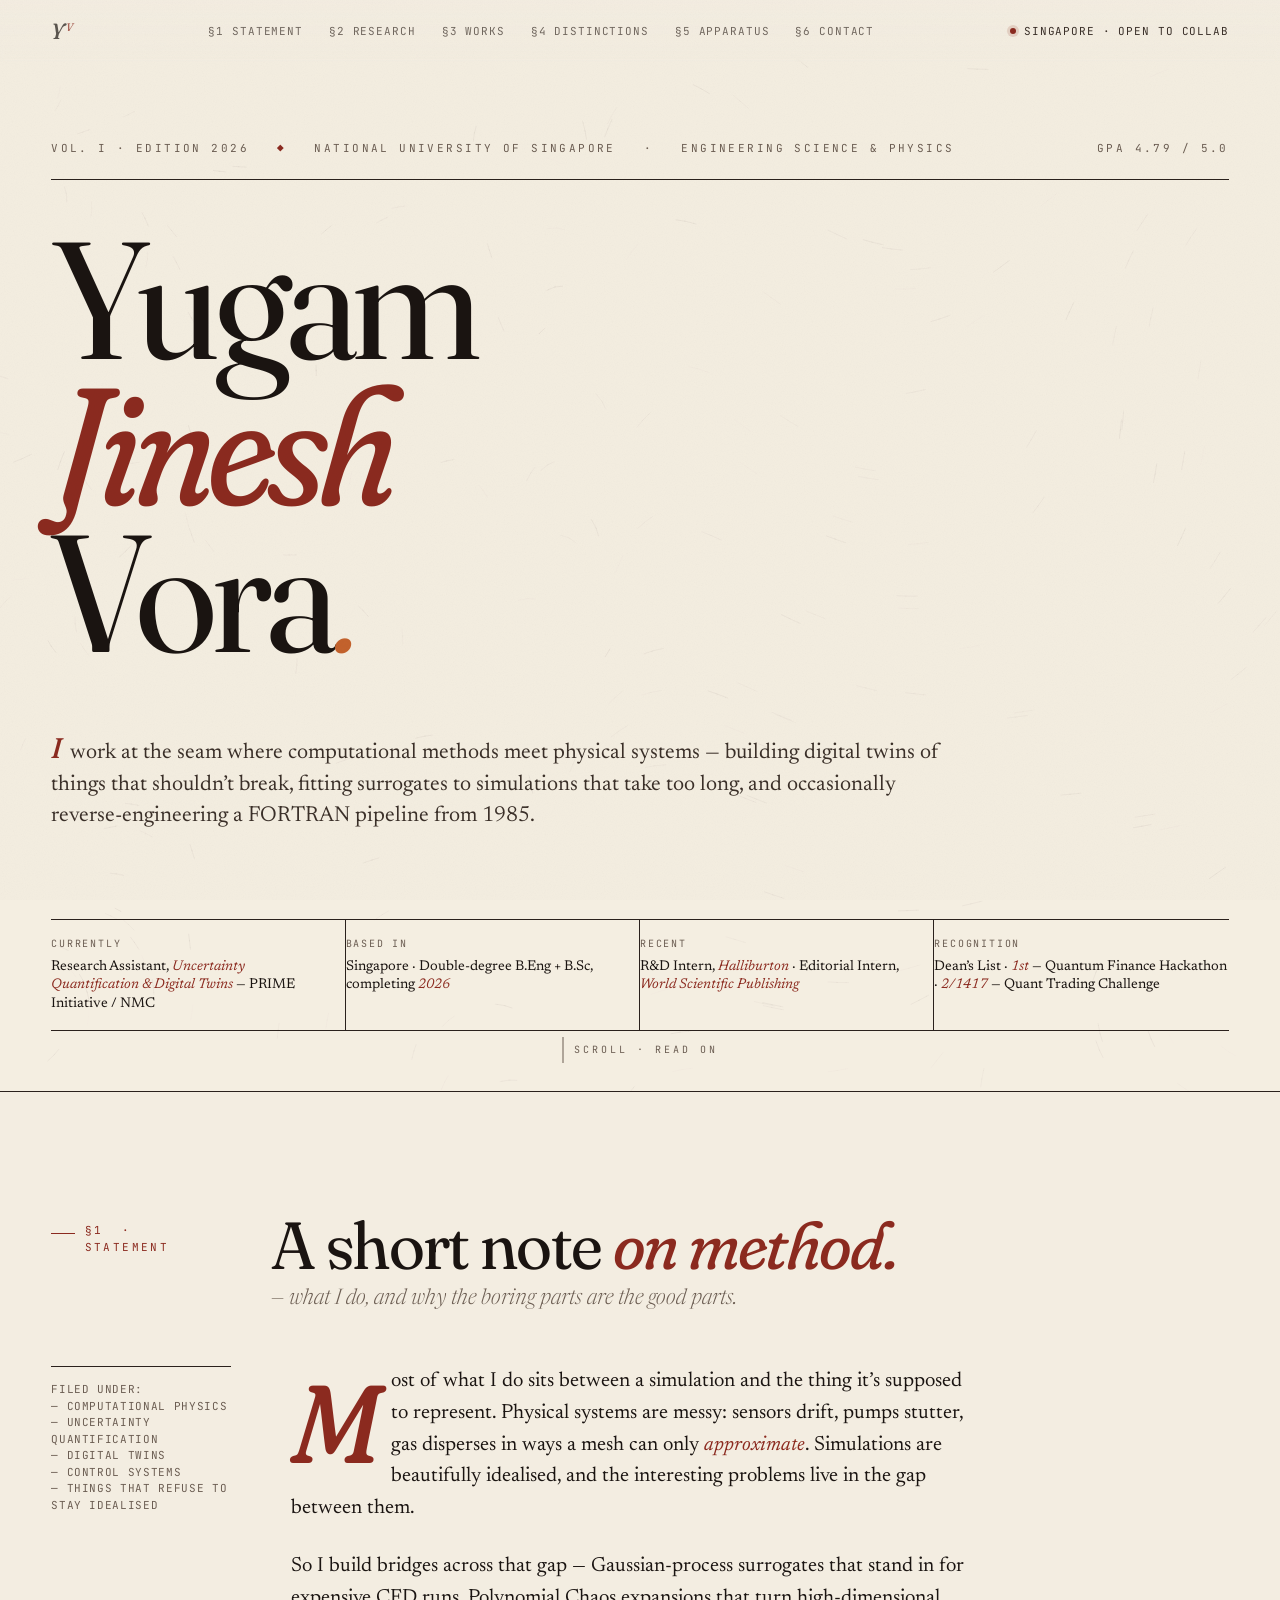
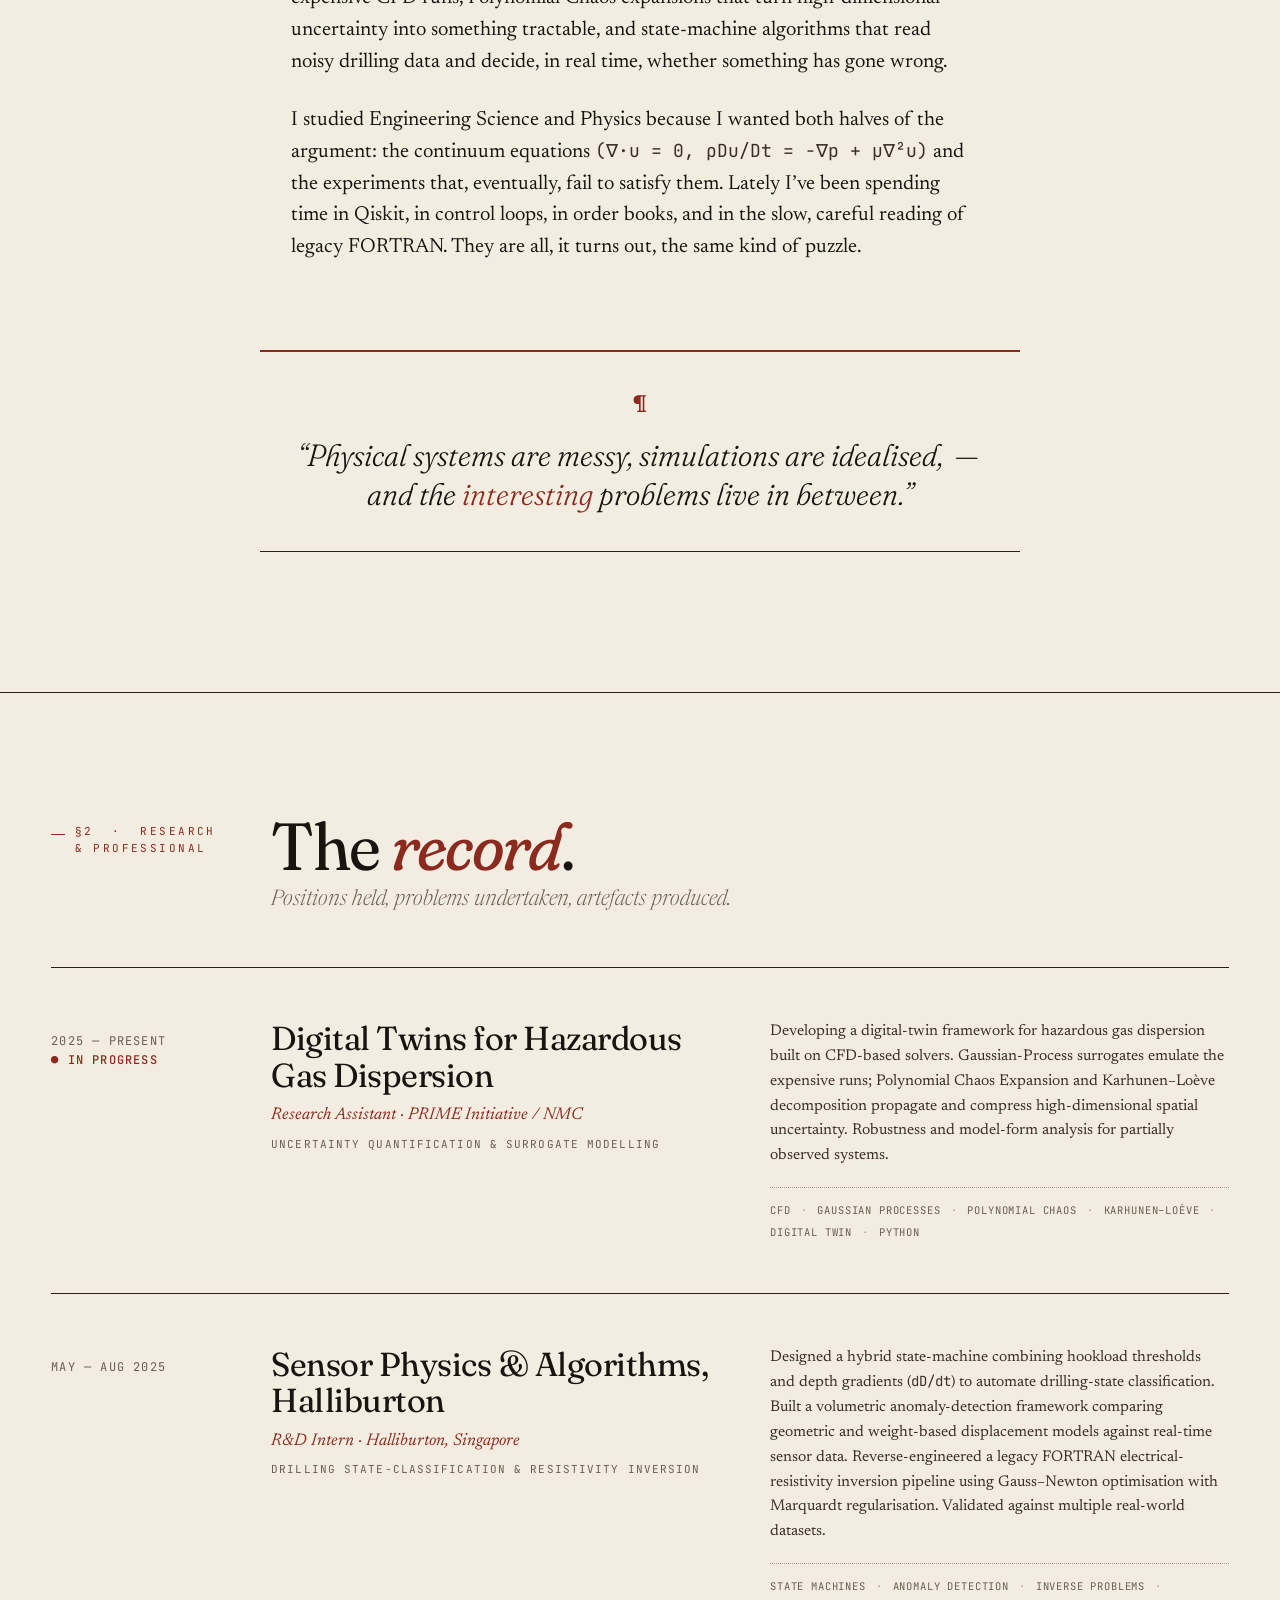
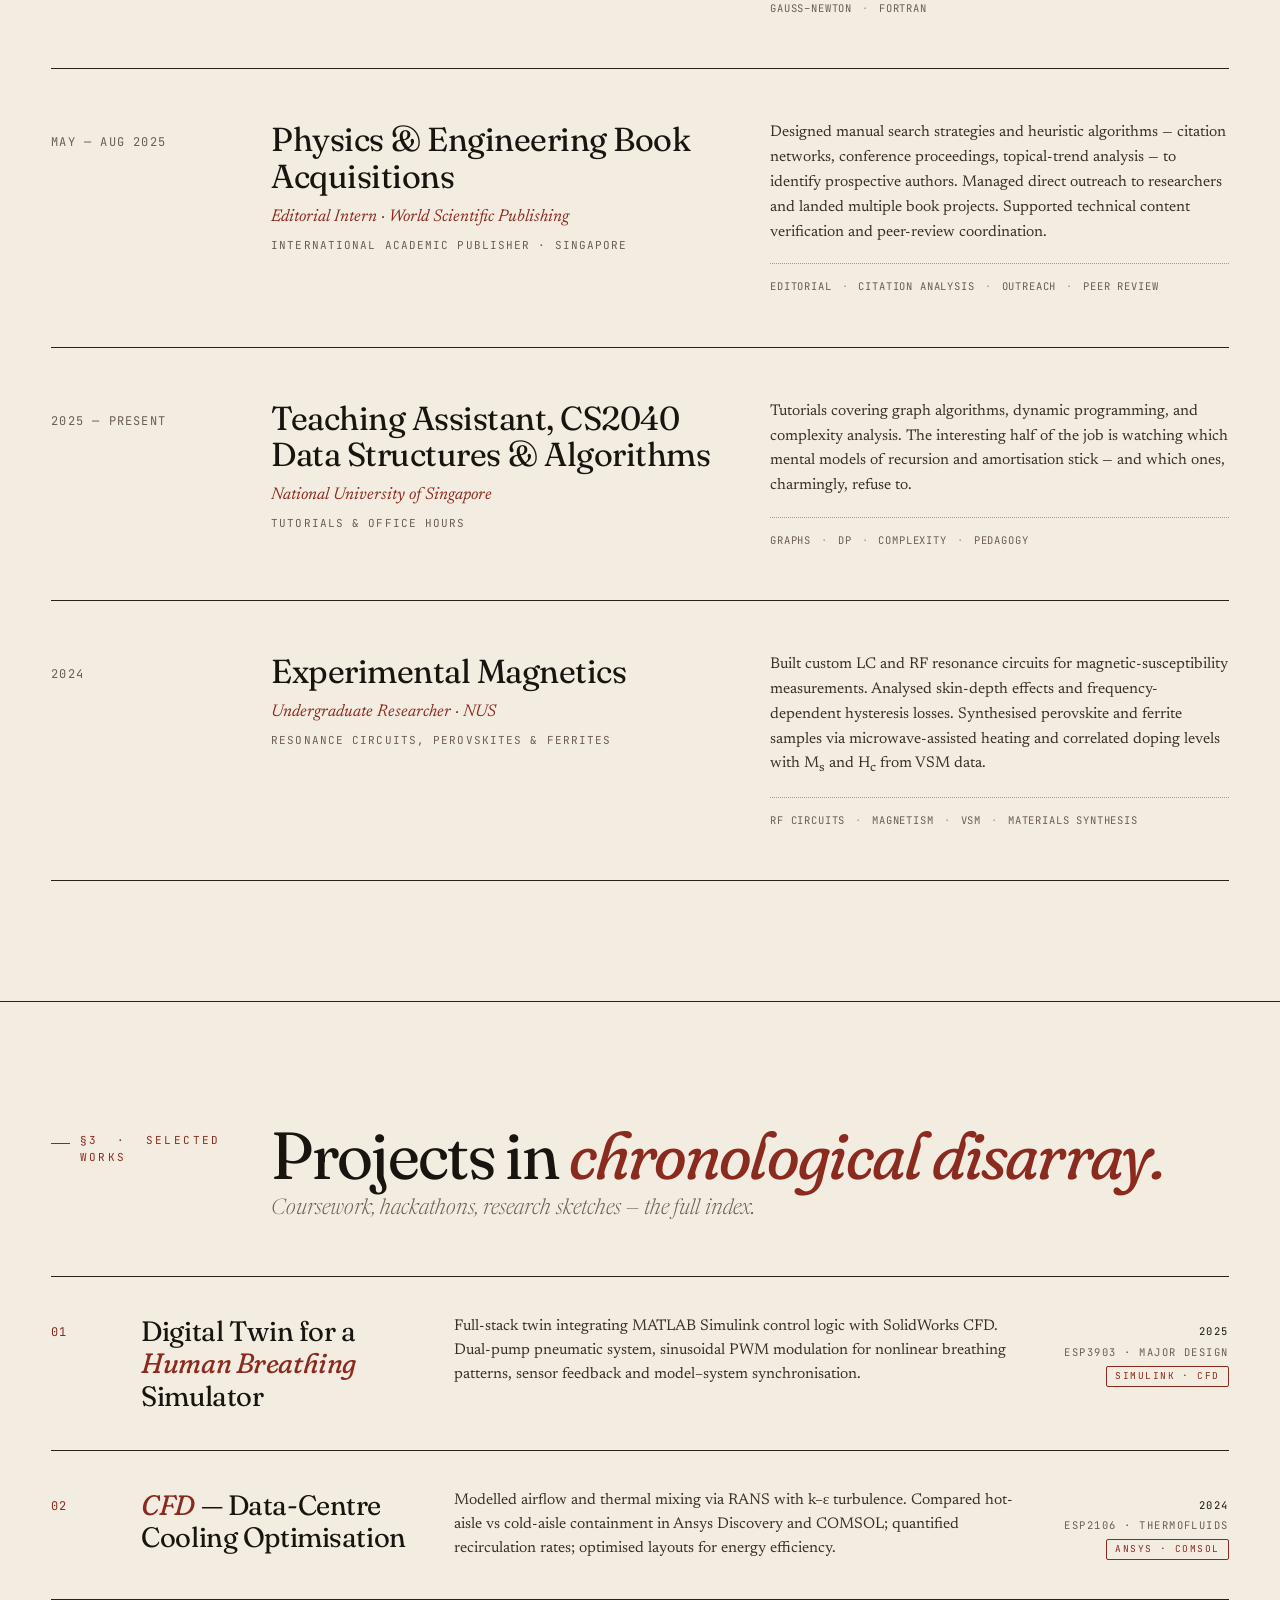
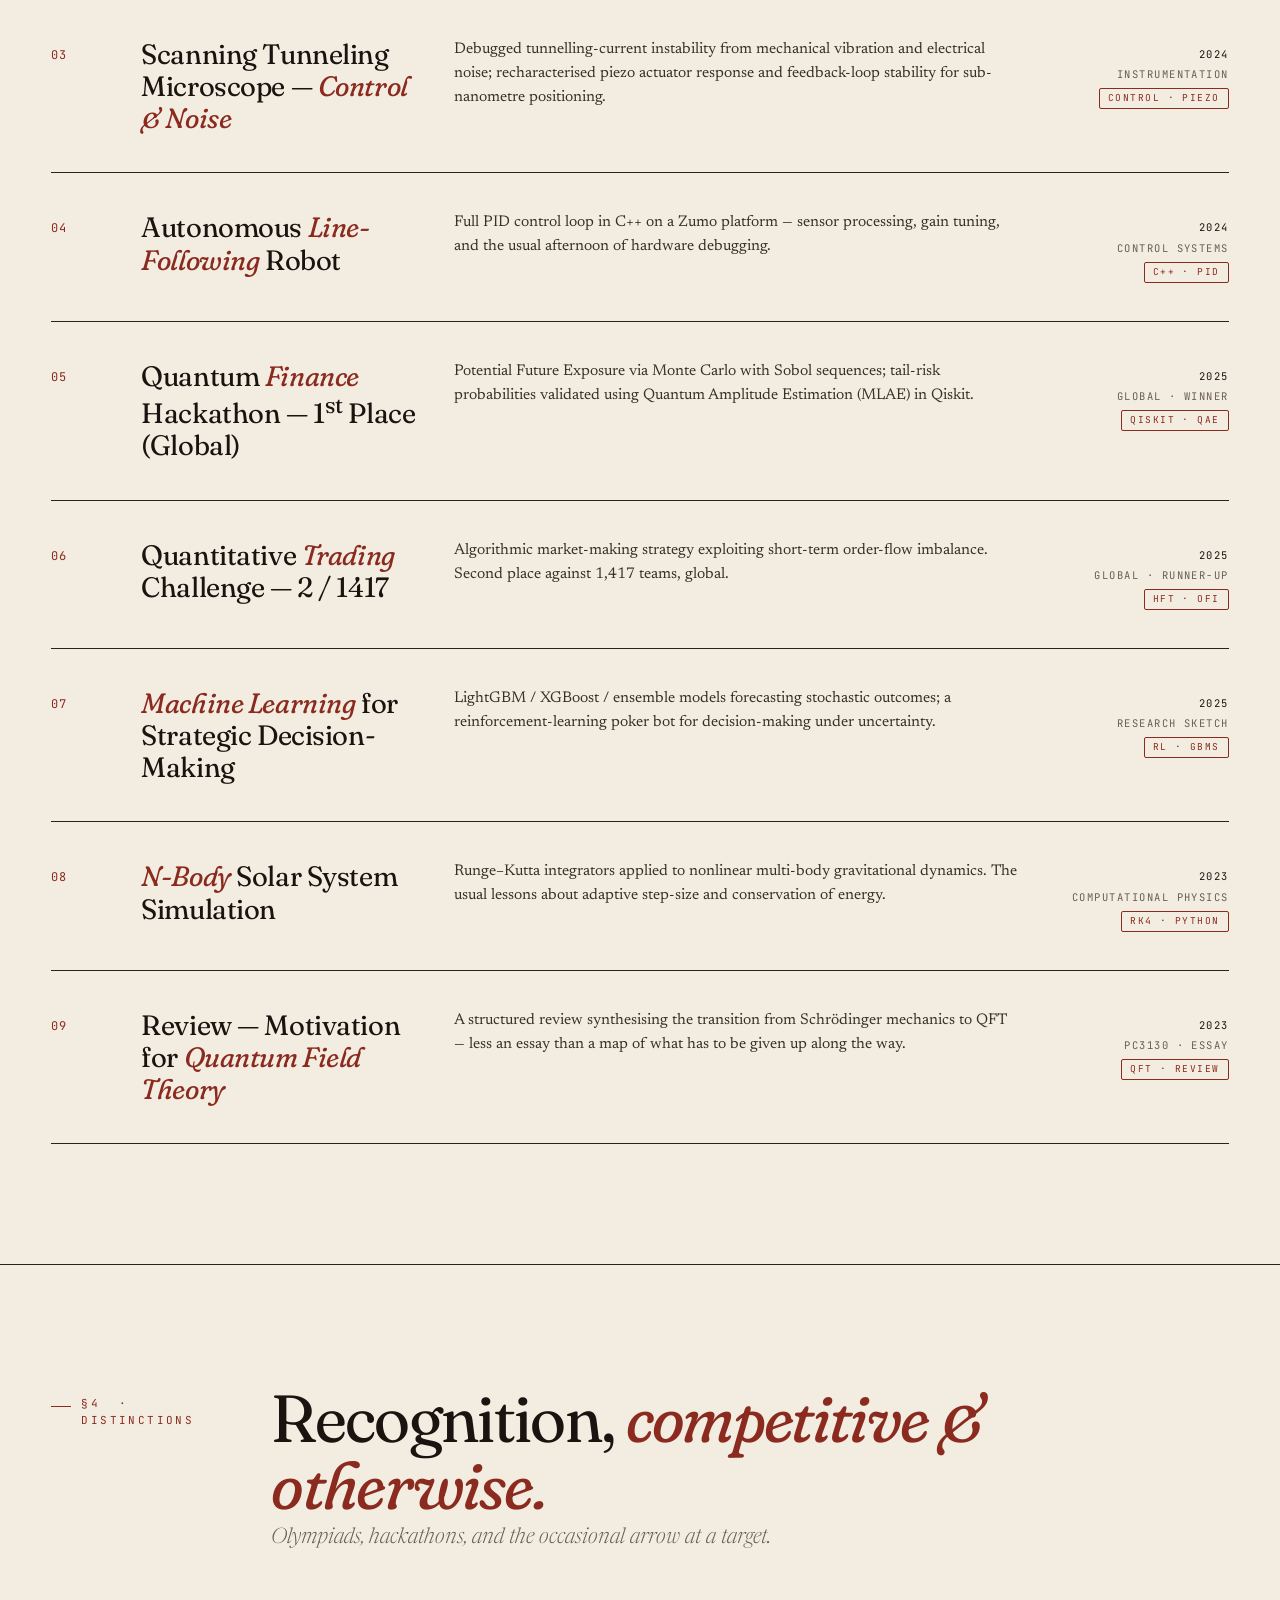
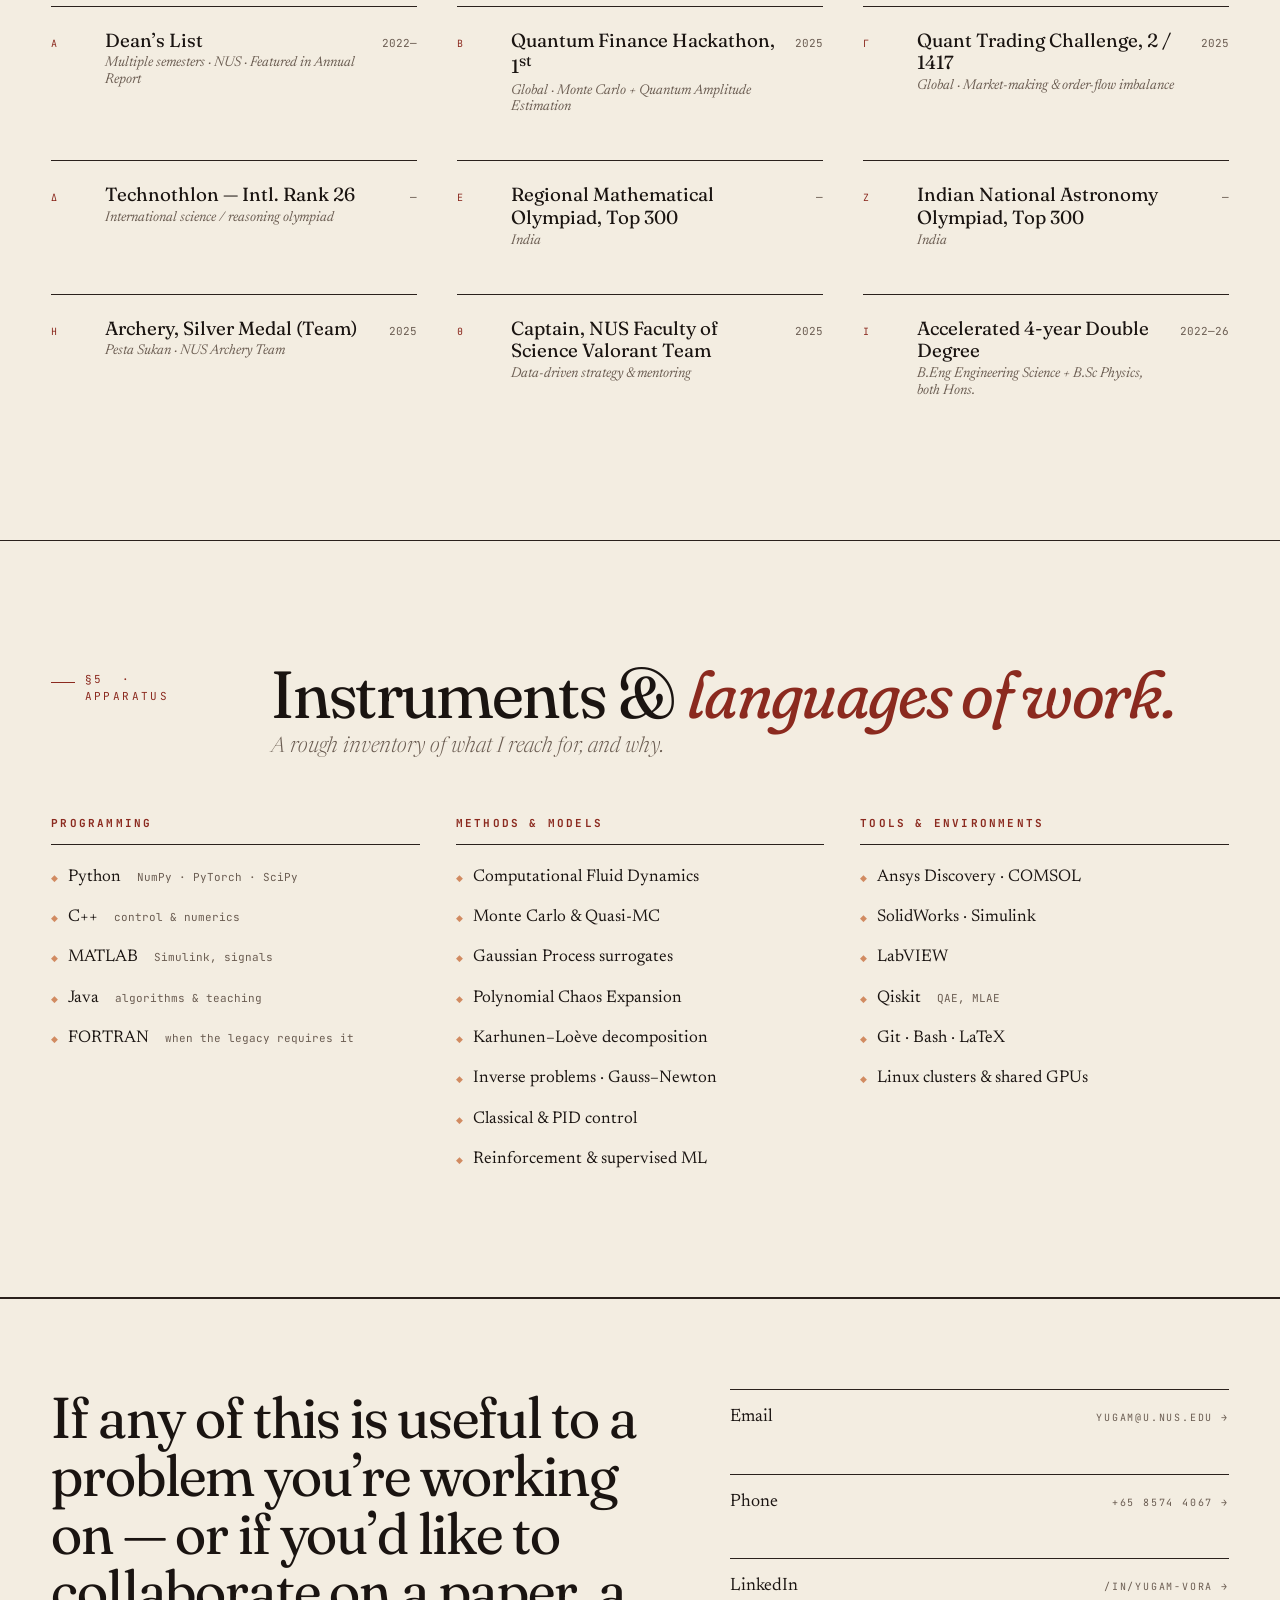
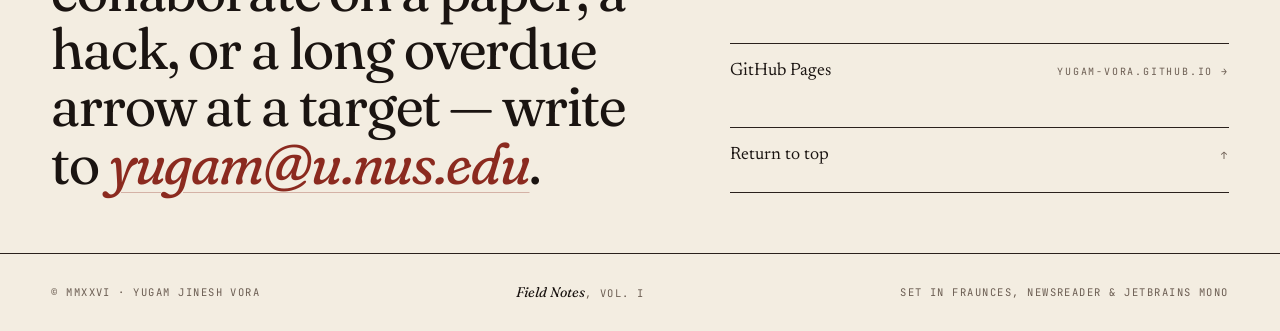
<file: index.html>
<!DOCTYPE html>
<html lang="en">
<head>
<meta charset="UTF-8" />
<meta name="viewport" content="width=device-width, initial-scale=1.0" />
<title>Yugam Jinesh Vora — Field Notes</title>
<meta name="description" content="Yugam Jinesh Vora. Engineering Science & Physics at the National University of Singapore. Computational models of physical systems: digital twins, surrogate models, control loops." />

<link rel="preconnect" href="https://fonts.googleapis.com">
<link rel="preconnect" href="https://fonts.gstatic.com" crossorigin>
<link href="https://fonts.googleapis.com/css2?family=Fraunces:ital,opsz,wght,SOFT,WONK@0,9..144,200..900,30..100,0..1;1,9..144,200..900,30..100,0..1&family=Newsreader:ital,opsz,wght@0,6..72,300..700;1,6..72,300..700&family=JetBrains+Mono:ital,wght@0,300..700;1,300..700&display=swap" rel="stylesheet">

<style>
/* ============================================================
   TOKENS
   ============================================================ */
:root{
  --paper:        #f3ede1;   /* bone / cream */
  --paper-deep:   #ece4d3;
  --ink:          #1a1411;   /* near-black, warm */
  --ink-soft:     #3a2f28;
  --ink-mute:     #6b5d52;
  --ink-faint:    #a89a8b;
  --rule:         #2a211c;
  --oxblood:      #8b2a1f;   /* primary accent */
  --oxblood-deep: #5e1b13;
  --marker:       #c4622c;   /* margin mark / secondary */
  --grid:         rgba(26,20,17,0.06);

  --ff-display: "Fraunces", "Times New Roman", serif;
  --ff-body:    "Newsreader", "Georgia", serif;
  --ff-mono:    "JetBrains Mono", "Courier New", monospace;

  --maxw:       1360px;
  --gutter:     clamp(20px, 4vw, 56px);
}

*{box-sizing:border-box;margin:0;padding:0}
html{scroll-behavior:smooth;-webkit-text-size-adjust:100%}
body{
  font-family: var(--ff-body);
  font-size: 17px;
  line-height: 1.55;
  color: var(--ink);
  background: var(--paper);
  font-feature-settings: "kern" 1, "liga" 1, "onum" 1;
  -webkit-font-smoothing: antialiased;
  overflow-x: hidden;
}

/* paper grain */
body::before{
  content:"";
  position:fixed; inset:0;
  pointer-events:none;
  z-index: 100;
  opacity:.55;
  mix-blend-mode: multiply;
  background-image: url("data:image/svg+xml;utf8,<svg xmlns='http://www.w3.org/2000/svg' width='200' height='200'><filter id='n'><feTurbulence type='fractalNoise' baseFrequency='0.9' numOctaves='2' stitchTiles='stitch'/><feColorMatrix values='0 0 0 0 0.1  0 0 0 0 0.08  0 0 0 0 0.06  0 0 0 0.05 0'/></filter><rect width='100%' height='100%' filter='url(%23n)'/></svg>");
}

::selection{background: var(--oxblood); color: var(--paper);}

a{color: inherit; text-decoration: none}
a:hover{color: var(--oxblood)}

/* ============================================================
   NAV
   ============================================================ */
.nav{
  position: fixed;
  top:0; left:0; right:0;
  z-index: 40;
  padding: 14px var(--gutter);
  display:flex;
  align-items:center;
  justify-content: space-between;
  font-family: var(--ff-mono);
  font-size: 11px;
  letter-spacing: .08em;
  text-transform: uppercase;
  color: var(--ink-soft);
  background: linear-gradient(to bottom, rgba(243,237,225,0.95) 0%, rgba(243,237,225,0.85) 70%, rgba(243,237,225,0) 100%);
  backdrop-filter: blur(2px);
  transition: opacity .4s ease;
}
.nav .mark{
  font-family: var(--ff-display);
  font-size: 22px;
  font-weight: 500;
  letter-spacing: -.01em;
  text-transform: none;
  color: var(--ink);
  font-style: italic;
}
.nav .mark sup{font-size:.5em; color: var(--oxblood); vertical-align: super; margin-left:2px}
.nav ul{list-style:none; display:flex; gap: 26px}
.nav a{opacity:.7; transition: opacity .2s, color .2s}
.nav a:hover{opacity:1}
.nav .status{display:flex; align-items:center; gap:8px}
.nav .dot{width:6px; height:6px; border-radius:50%; background: var(--oxblood); box-shadow: 0 0 0 3px rgba(139,42,31,.15); animation: pulse 2.4s ease-in-out infinite}
@keyframes pulse{0%,100%{opacity:1} 50%{opacity:.45}}
@media (max-width: 820px){
  .nav ul{display:none}
}

/* ============================================================
   MASTHEAD (HERO)
   ============================================================ */
.masthead{
  position: relative;
  min-height: 100vh;
  padding: 110px var(--gutter) 60px;
  display: grid;
  grid-template-columns: 1fr;
  overflow: hidden;
  border-bottom: 1px solid var(--rule);
}

.masthead canvas{
  position:absolute;
  inset:0;
  width:100%; height:100%;
  z-index:0;
  opacity: .42;
  pointer-events:none;
}

.masthead-inner{
  position: relative;
  z-index: 2;
  max-width: var(--maxw);
  width: 100%;
  margin: 0 auto;
  display:grid;
  grid-template-columns: 1fr;
  gap: 40px;
  align-self: center;
  padding-top: 30px;
}

/* issue line — like a journal cover */
.issue{
  font-family: var(--ff-mono);
  font-size: 11px;
  letter-spacing: .22em;
  text-transform: uppercase;
  color: var(--ink-mute);
  display:flex;
  flex-wrap: wrap;
  gap: 18px 28px;
  align-items:center;
  padding-bottom: 22px;
  border-bottom: 1px solid var(--rule);
}
.issue span.accent{color: var(--oxblood)}
.issue .spacer{flex:1; min-width: 20px}

.name{
  font-family: var(--ff-display);
  font-variation-settings: "SOFT" 20, "WONK" 0, "opsz" 144;
  font-weight: 400;
  font-size: clamp(58px, 13vw, 188px);
  line-height: .88;
  letter-spacing: -.035em;
  color: var(--ink);
  margin-top: 6px;
}
.name .line{display:block}
.name .ital{
  font-style: italic;
  font-variation-settings: "SOFT" 100, "WONK" 1, "opsz" 144;
  color: var(--oxblood);
}
.name .amp{
  font-style: italic;
  font-weight: 300;
  color: var(--marker);
  font-variation-settings: "SOFT" 100, "WONK" 1, "opsz" 144;
}

.lede{
  display:grid;
  grid-template-columns: 1fr;
  gap: 24px;
  margin-top: 22px;
  max-width: 900px;
}
.lede p{
  font-family: var(--ff-body);
  font-size: clamp(18px, 1.7vw, 22px);
  line-height: 1.45;
  color: var(--ink-soft);
  font-weight: 400;
}
.lede .first-letter::first-letter{
  font-family: var(--ff-display);
  font-style: italic;
  font-weight: 500;
  color: var(--oxblood);
  font-size: 1.3em;
  padding-right: 3px;
}

/* masthead meta row */
.meta-row{
  display:grid;
  grid-template-columns: repeat(4, 1fr);
  gap: 0;
  margin-top: 46px;
  border-top: 1px solid var(--rule);
  border-bottom: 1px solid var(--rule);
}
.meta-row > div{
  padding: 16px 20px 16px 0;
  border-right: 1px solid var(--rule);
}
.meta-row > div:last-child{border-right:none; padding-right:0}
.meta-row .k{
  font-family: var(--ff-mono);
  font-size: 10px;
  letter-spacing: .18em;
  text-transform: uppercase;
  color: var(--ink-mute);
  margin-bottom: 6px;
}
.meta-row .v{
  font-family: var(--ff-body);
  font-size: 14px;
  color: var(--ink);
  line-height: 1.35;
}
.meta-row .v em{font-style: italic; color: var(--oxblood)}
@media (max-width: 780px){
  .meta-row{grid-template-columns: repeat(2,1fr)}
  .meta-row > div{border-right:none; border-bottom: 1px solid var(--rule)}
  .meta-row > div:nth-child(2n){border-right:none}
  .meta-row > div:last-child, .meta-row > div:nth-last-child(2){border-bottom:none}
  .meta-row > div:nth-child(odd){border-right: 1px solid var(--rule)}
}

/* scroll cue */
.scroll-cue{
  position: absolute;
  bottom: 28px;
  left: 50%;
  transform: translateX(-50%);
  font-family: var(--ff-mono);
  font-size: 10px;
  letter-spacing: .3em;
  text-transform: uppercase;
  color: var(--ink-mute);
  display:flex;
  align-items:center;
  gap:10px;
  z-index: 2;
}
.scroll-cue::before{
  content: ""; display:inline-block;
  width: 1px; height: 26px;
  background: var(--ink-mute);
  animation: drop 2s ease-in-out infinite;
  transform-origin: top;
}
@keyframes drop{
  0%{transform: scaleY(0); opacity: 0}
  40%{transform: scaleY(1); opacity: 1}
  100%{transform: scaleY(1) translateY(12px); opacity: 0}
}

/* ============================================================
   SECTION FRAMEWORK
   ============================================================ */
section.chapter{
  position: relative;
  padding: 96px var(--gutter);
  border-bottom: 1px solid var(--rule);
  max-width: var(--maxw);
  margin: 0 auto;
}
@media (min-width: 980px){
  section.chapter{
    padding: 120px var(--gutter);
  }
}

.chap-head{
  display:grid;
  grid-template-columns: 1fr;
  gap: 18px;
  margin-bottom: 56px;
}
@media (min-width: 980px){
  .chap-head{
    grid-template-columns: 180px 1fr;
    gap: 40px;
  }
}
.chap-num{
  font-family: var(--ff-mono);
  font-size: 11px;
  letter-spacing: .22em;
  text-transform: uppercase;
  color: var(--oxblood);
  padding-top: 10px;
  display: flex;
  align-items: baseline;
  gap: 10px;
}
.chap-num::before{
  content:""; display:inline-block;
  width: 24px; height: 1px; background: var(--oxblood);
}
.chap-title{
  font-family: var(--ff-display);
  font-variation-settings: "SOFT" 40, "opsz" 72;
  font-size: clamp(36px, 5.2vw, 72px);
  line-height: 1;
  letter-spacing: -.025em;
  font-weight: 400;
  color: var(--ink);
}
.chap-title em{
  font-style: italic;
  font-variation-settings: "SOFT" 100, "WONK" 1, "opsz" 72;
  color: var(--oxblood);
}
.chap-title .sub{
  display:block;
  font-family: var(--ff-body);
  font-style: italic;
  font-weight: 300;
  font-size: .32em;
  color: var(--ink-mute);
  margin-top: 10px;
  letter-spacing: 0;
}

/* ============================================================
   STATEMENT
   ============================================================ */
#statement .body{
  display:grid;
  grid-template-columns: 1fr;
  gap: 40px;
  max-width: 920px;
  margin-left: auto;
  margin-right: auto;
}
@media (min-width: 980px){
  #statement .body{
    grid-template-columns: 180px 1fr;
    gap: 60px;
    margin-left: 0;
  }
}
#statement .margin-note{
  font-family: var(--ff-mono);
  font-size: 11px;
  line-height: 1.5;
  letter-spacing: .06em;
  color: var(--ink-mute);
  text-transform: uppercase;
  padding-top: 14px;
  border-top: 1px solid var(--rule);
}
#statement .prose{
  font-family: var(--ff-body);
  font-size: clamp(19px, 1.6vw, 23px);
  line-height: 1.55;
  color: var(--ink);
  font-weight: 400;
}
#statement .prose p{margin-bottom: 1.3em}
#statement .prose p:first-child::first-letter{
  font-family: var(--ff-display);
  font-style: italic;
  font-weight: 500;
  font-variation-settings: "SOFT" 100, "WONK" 1;
  color: var(--oxblood);
  float: left;
  font-size: 5.4em;
  line-height: .82;
  padding: 8px 12px 0 0;
  margin-top: 4px;
}
#statement em{color: var(--oxblood); font-style: italic}
#statement .prose .mono{
  font-family: var(--ff-mono);
  font-size: .88em;
  color: var(--ink-soft);
}

/* pullquote */
.pullquote{
  margin: 60px auto 20px;
  max-width: 760px;
  padding: 36px 30px;
  border-top: 2px solid var(--oxblood);
  border-bottom: 1px solid var(--rule);
  font-family: var(--ff-display);
  font-variation-settings: "SOFT" 60, "opsz" 72;
  font-style: italic;
  font-weight: 300;
  font-size: clamp(22px, 2.4vw, 32px);
  line-height: 1.3;
  color: var(--ink);
  text-align: center;
  position: relative;
}
.pullquote::before{
  content: "¶";
  display:block;
  font-style: normal;
  color: var(--oxblood);
  font-size: 24px;
  margin-bottom: 16px;
  font-weight: 400;
}

/* ============================================================
   RESEARCH / ENTRIES
   ============================================================ */
.entries{display:grid; grid-template-columns: 1fr; gap: 0}
.entry{
  display:grid;
  grid-template-columns: 1fr;
  gap: 24px;
  padding: 44px 0;
  border-top: 1px solid var(--rule);
  position: relative;
}
.entry:last-child{border-bottom: 1px solid var(--rule)}
@media (min-width: 980px){
  .entry{
    grid-template-columns: 180px 1fr 1fr;
    gap: 40px;
    padding: 52px 0;
  }
}
.entry .when{
  font-family: var(--ff-mono);
  font-size: 12px;
  letter-spacing: .1em;
  text-transform: uppercase;
  color: var(--ink-mute);
  padding-top: 12px;
}
.entry .when .status{
  display:inline-block;
  color: var(--oxblood);
  font-weight: 500;
}
.entry .headline h3{
  font-family: var(--ff-display);
  font-variation-settings: "SOFT" 30, "opsz" 48;
  font-weight: 400;
  font-size: clamp(24px, 2.6vw, 34px);
  line-height: 1.1;
  letter-spacing: -.015em;
  color: var(--ink);
  margin-bottom: 10px;
}
.entry .headline .inst{
  font-family: var(--ff-body);
  font-style: italic;
  color: var(--oxblood);
  font-size: 17px;
  margin-bottom: 6px;
}
.entry .headline .location{
  font-family: var(--ff-mono);
  font-size: 11px;
  letter-spacing: .1em;
  text-transform: uppercase;
  color: var(--ink-mute);
}
.entry .body p{
  font-size: 15.5px;
  line-height: 1.6;
  color: var(--ink-soft);
  margin-bottom: 14px;
}
.entry .tags{
  display:flex;
  flex-wrap: wrap;
  gap: 6px 10px;
  margin-top: 18px;
  padding-top: 14px;
  border-top: 1px dotted var(--ink-faint);
}
.entry .tags span{
  font-family: var(--ff-mono);
  font-size: 10.5px;
  letter-spacing: .08em;
  text-transform: uppercase;
  color: var(--ink-mute);
}
.entry .tags span::after{
  content: "·";
  color: var(--ink-faint);
  margin-left: 10px;
}
.entry .tags span:last-child::after{content: ""}
.entry:hover .headline h3{color: var(--oxblood); transition: color .3s}

/* ============================================================
   WORKS (projects)
   ============================================================ */
#works .work-grid{
  display:grid;
  grid-template-columns: 1fr;
  gap: 0;
}
.work{
  display:grid;
  grid-template-columns: 60px 1fr;
  gap: 20px;
  padding: 34px 0;
  border-top: 1px solid var(--rule);
  align-items: start;
  transition: padding .4s ease, background .4s ease;
}
.work:last-child{border-bottom: 1px solid var(--rule)}
@media (min-width: 980px){
  .work{
    grid-template-columns: 60px 1fr 2fr 180px;
    gap: 30px;
    padding: 38px 0;
  }
}
.work:hover{
  padding-left: 12px;
  padding-right: 12px;
  background: linear-gradient(to right, transparent, rgba(139,42,31,.04) 50%, transparent);
}
.work .idx{
  font-family: var(--ff-mono);
  font-size: 12px;
  letter-spacing: .1em;
  color: var(--oxblood);
  padding-top: 8px;
}
.work h3{
  font-family: var(--ff-display);
  font-variation-settings: "SOFT" 40, "opsz" 48;
  font-weight: 400;
  font-size: clamp(22px, 2.2vw, 28px);
  line-height: 1.15;
  letter-spacing: -.015em;
  color: var(--ink);
}
.work h3 em{
  font-style: italic;
  color: var(--oxblood);
  font-variation-settings: "SOFT" 100, "WONK" 1, "opsz" 48;
}
.work .blurb{
  font-size: 15.5px;
  line-height: 1.55;
  color: var(--ink-soft);
  font-family: var(--ff-body);
}
.work .kind{
  font-family: var(--ff-mono);
  font-size: 10.5px;
  letter-spacing: .14em;
  text-transform: uppercase;
  color: var(--ink-mute);
  padding-top: 8px;
  text-align: left;
}
@media (min-width: 980px){
  .work .kind{text-align: right}
}
.work .kind .year{display:block; color: var(--ink); margin-bottom: 4px}
.work .kind .badge{
  display:inline-block;
  padding: 2px 8px;
  border: 1px solid var(--oxblood);
  color: var(--oxblood);
  border-radius: 2px;
  margin-top: 6px;
  font-size: 9.5px;
}

/* ============================================================
   DISTINCTIONS
   ============================================================ */
#distinctions .dist-grid{
  display:grid;
  grid-template-columns: 1fr;
  gap: 16px;
}
@media (min-width: 760px){
  #distinctions .dist-grid{grid-template-columns: repeat(2, 1fr); gap: 24px 40px}
}
@media (min-width: 1100px){
  #distinctions .dist-grid{grid-template-columns: repeat(3, 1fr)}
}
.dist{
  padding: 22px 0 20px;
  border-top: 1px solid var(--rule);
  display:grid;
  grid-template-columns: 40px 1fr auto;
  gap: 14px;
  align-items: baseline;
}
.dist .n{
  font-family: var(--ff-mono);
  font-size: 10px;
  letter-spacing: .14em;
  color: var(--oxblood);
  text-transform: uppercase;
  padding-top: 4px;
}
.dist .title{
  font-family: var(--ff-display);
  font-variation-settings: "SOFT" 30, "opsz" 32;
  font-size: 19px;
  line-height: 1.2;
  color: var(--ink);
}
.dist .title .where{
  display:block;
  font-family: var(--ff-body);
  font-style: italic;
  font-size: 14px;
  color: var(--ink-mute);
  margin-top: 4px;
}
.dist .year{
  font-family: var(--ff-mono);
  font-size: 11px;
  color: var(--ink-mute);
}

/* ============================================================
   TECHNICAL INDEX
   ============================================================ */
#apparatus .app-grid{
  display:grid;
  grid-template-columns: 1fr;
  gap: 36px;
}
@media (min-width: 880px){
  #apparatus .app-grid{grid-template-columns: 1fr 1fr 1fr}
}
.app-col h4{
  font-family: var(--ff-mono);
  font-size: 11px;
  letter-spacing: .2em;
  text-transform: uppercase;
  color: var(--oxblood);
  margin-bottom: 16px;
  padding-bottom: 12px;
  border-bottom: 1px solid var(--rule);
}
.app-col ul{list-style:none; display:flex; flex-direction: column; gap: 6px}
.app-col li{
  font-family: var(--ff-body);
  font-size: 17px;
  color: var(--ink);
  padding: 4px 0;
  display:flex;
  align-items: baseline;
  gap: 10px;
}
.app-col li::before{
  content: "◆";
  color: var(--marker);
  font-size: 9px;
  opacity: .7;
}
.app-col li .lo{
  font-family: var(--ff-mono);
  font-size: 11px;
  color: var(--ink-mute);
  margin-left: 6px;
}

/* ============================================================
   COLOPHON / CONTACT
   ============================================================ */
.colophon{
  padding: 90px var(--gutter) 60px;
  max-width: var(--maxw);
  margin: 0 auto;
  border-top: 1px solid var(--rule);
  display:grid;
  grid-template-columns: 1fr;
  gap: 60px;
}
@media (min-width: 900px){
  .colophon{grid-template-columns: 1.2fr 1fr; gap: 80px}
}
.colophon .pitch{
  font-family: var(--ff-display);
  font-variation-settings: "SOFT" 40, "opsz" 72;
  font-weight: 400;
  font-size: clamp(36px, 4.5vw, 62px);
  line-height: 1;
  letter-spacing: -.02em;
  color: var(--ink);
}
.colophon .pitch em{
  font-style: italic;
  font-variation-settings: "SOFT" 100, "WONK" 1, "opsz" 72;
  color: var(--oxblood);
}
.colophon .pitch a{
  color: var(--oxblood);
  text-decoration: underline;
  text-decoration-thickness: 1px;
  text-underline-offset: 8px;
  text-decoration-color: rgba(139,42,31,.3);
  transition: text-decoration-color .3s;
}
.colophon .pitch a:hover{text-decoration-color: var(--oxblood)}
.colophon .links{
  display:grid;
  grid-template-columns: 1fr;
  gap: 20px;
}
.colophon .links a{
  display:flex;
  justify-content: space-between;
  align-items: baseline;
  padding: 14px 0;
  border-top: 1px solid var(--rule);
  font-family: var(--ff-body);
  font-size: 18px;
  transition: color .25s, padding .35s;
}
.colophon .links a:last-child{border-bottom: 1px solid var(--rule)}
.colophon .links a:hover{padding-left: 10px; color: var(--oxblood)}
.colophon .links a .k{
  font-family: var(--ff-mono);
  font-size: 10px;
  letter-spacing: .18em;
  text-transform: uppercase;
  color: var(--ink-mute);
}
.colophon .links a:hover .k{color: var(--oxblood)}

.footer{
  padding: 28px var(--gutter);
  max-width: var(--maxw);
  margin: 0 auto;
  border-top: 1px solid var(--rule);
  display:flex;
  justify-content: space-between;
  align-items: center;
  font-family: var(--ff-mono);
  font-size: 10.5px;
  letter-spacing: .14em;
  text-transform: uppercase;
  color: var(--ink-mute);
  flex-wrap: wrap;
  gap: 14px;
}
.footer em{
  font-family: var(--ff-display);
  font-style: italic;
  text-transform: none;
  letter-spacing: 0;
  font-size: 14px;
  color: var(--ink);
}

/* ============================================================
   ENTRANCE ANIMATIONS
   ============================================================ */
.reveal{
  opacity: 0;
  transform: translateY(18px);
  transition: opacity .9s cubic-bezier(.2,.7,.2,1), transform .9s cubic-bezier(.2,.7,.2,1);
}
.reveal.in{ opacity: 1; transform: none }

.masthead .issue > *{opacity:0; animation: fadeUp .8s ease .1s forwards}
.masthead .issue > *:nth-child(2){animation-delay:.18s}
.masthead .issue > *:nth-child(3){animation-delay:.26s}
.masthead .issue > *:nth-child(4){animation-delay:.34s}
.masthead .issue > *:nth-child(5){animation-delay:.42s}
.masthead .name .line{
  opacity: 0;
  transform: translateY(40px);
  animation: fadeUp 1.1s cubic-bezier(.2,.7,.2,1) .45s forwards;
}
.masthead .name .line:nth-child(2){animation-delay:.62s}
.masthead .name .line:nth-child(3){animation-delay:.78s}
.masthead .lede{opacity:0; animation: fadeUp 1s ease 1.05s forwards}
.masthead .meta-row{opacity:0; animation: fadeUp 1s ease 1.25s forwards}
@keyframes fadeUp{
  from{opacity:0; transform: translateY(24px)}
  to{opacity:1; transform: none}
}

/* reduced motion */
@media (prefers-reduced-motion: reduce){
  *{animation: none !important; transition: none !important}
  .reveal{opacity: 1; transform: none}
}

/* ============================================================
   UTILITIES
   ============================================================ */
.mono{font-family: var(--ff-mono); font-size: .9em}

</style>
</head>
<body>

<!-- ========================================================
     NAV
     ======================================================== -->
<nav class="nav" id="nav">
  <a href="#top" class="mark">Y<sup>V</sup></a>
  <ul>
    <li><a href="#statement">§1 Statement</a></li>
    <li><a href="#research">§2 Research</a></li>
    <li><a href="#works">§3 Works</a></li>
    <li><a href="#distinctions">§4 Distinctions</a></li>
    <li><a href="#apparatus">§5 Apparatus</a></li>
    <li><a href="#colophon">§6 Contact</a></li>
  </ul>
  <div class="status"><span class="dot"></span><span>Singapore · Open to collab</span></div>
</nav>


<!-- ========================================================
     MASTHEAD
     ======================================================== -->
<header class="masthead" id="top">
  <canvas id="flowfield"></canvas>

  <div class="masthead-inner">
    <div class="issue">
      <span>Vol. I · Edition 2026</span>
      <span class="accent">◆</span>
      <span>National University of Singapore</span>
      <span>·</span>
      <span>Engineering Science &amp; Physics</span>
      <span class="spacer"></span>
      <span>GPA 4.79 / 5.0</span>
    </div>

    <h1 class="name" aria-label="Yugam Jinesh Vora">
      <span class="line">Yugam</span>
      <span class="line"><span class="ital">Jinesh</span></span>
      <span class="line">Vora<span class="amp">.</span></span>
    </h1>

    <div class="lede">
      <p class="first-letter">
        I work at the seam where computational methods meet physical systems — building
        digital twins of things that shouldn&rsquo;t break, fitting surrogates to
        simulations that take too long, and occasionally reverse-engineering a
        FORTRAN pipeline from 1985.
      </p>
    </div>

    <div class="meta-row">
      <div>
        <div class="k">Currently</div>
        <div class="v">Research Assistant, <em>Uncertainty Quantification &amp; Digital Twins</em> — PRIME Initiative / NMC</div>
      </div>
      <div>
        <div class="k">Based in</div>
        <div class="v">Singapore · Double-degree B.Eng + B.Sc, completing <em>2026</em></div>
      </div>
      <div>
        <div class="k">Recent</div>
        <div class="v">R&amp;D Intern, <em>Halliburton</em> · Editorial Intern, <em>World Scientific Publishing</em></div>
      </div>
      <div>
        <div class="k">Recognition</div>
        <div class="v">Dean&rsquo;s List · <em>1st</em> — Quantum Finance Hackathon · <em>2/1417</em> — Quant Trading Challenge</div>
      </div>
    </div>
  </div>

  <div class="scroll-cue"><span>Scroll · Read on</span></div>
</header>


<!-- ========================================================
     §1 STATEMENT
     ======================================================== -->
<section class="chapter reveal" id="statement">
  <div class="chap-head">
    <div class="chap-num">§1 &nbsp;·&nbsp; Statement</div>
    <h2 class="chap-title">A short note <em>on method.</em>
      <span class="sub">— what I do, and why the boring parts are the good parts.</span>
    </h2>
  </div>

  <div class="body">
    <div class="margin-note">
      Filed under:<br>
      — Computational physics<br>
      — Uncertainty quantification<br>
      — Digital twins<br>
      — Control systems<br>
      — Things that refuse to stay idealised
    </div>

    <div class="prose">
      <p>
        Most of what I do sits between a simulation and the thing it&rsquo;s
        supposed to represent. Physical systems are messy: sensors drift,
        pumps stutter, gas disperses in ways a mesh can only <em>approximate</em>.
        Simulations are beautifully idealised, and the interesting problems live
        in the gap between them.
      </p>
      <p>
        So I build bridges across that gap — Gaussian-process surrogates that
        stand in for expensive CFD runs, Polynomial Chaos expansions that turn
        high-dimensional uncertainty into something tractable, and state-machine
        algorithms that read noisy drilling data and decide, in real time, whether
        something has gone wrong.
      </p>
      <p>
        I studied Engineering Science and Physics because I wanted both halves of
        the argument: the continuum equations <span class="mono">(∇·u = 0, ρDu/Dt = −∇p + μ∇²u)</span>
        and the experiments that, eventually, fail to satisfy them. Lately I&rsquo;ve
        been spending time in Qiskit, in control loops, in order books, and in the
        slow, careful reading of legacy FORTRAN. They are all, it turns out, the
        same kind of puzzle.
      </p>
    </div>
  </div>

  <blockquote class="pullquote">
    “Physical systems are messy, simulations are idealised,
    &nbsp;&mdash;&nbsp; and the <em>interesting</em> problems live in between.”
  </blockquote>
</section>


<!-- ========================================================
     §2 RESEARCH & PROFESSIONAL
     ======================================================== -->
<section class="chapter reveal" id="research">
  <div class="chap-head">
    <div class="chap-num">§2 &nbsp;·&nbsp; Research &amp; Professional</div>
    <h2 class="chap-title">The <em>record</em>.
      <span class="sub">Positions held, problems undertaken, artefacts produced.</span>
    </h2>
  </div>

  <div class="entries">

    <article class="entry">
      <div class="when">
        2025 — Present<br>
        <span class="status">● In progress</span>
      </div>
      <div class="headline">
        <h3>Digital Twins for Hazardous Gas Dispersion</h3>
        <div class="inst">Research Assistant · PRIME Initiative / NMC</div>
        <div class="location">Uncertainty Quantification &amp; Surrogate Modelling</div>
      </div>
      <div class="body">
        <p>
          Developing a digital-twin framework for hazardous gas dispersion built on CFD-based
          solvers. Gaussian-Process surrogates emulate the expensive runs; Polynomial Chaos
          Expansion and Karhunen–Loève decomposition propagate and compress high-dimensional
          spatial uncertainty. Robustness and model-form analysis for partially observed systems.
        </p>
        <div class="tags">
          <span>CFD</span><span>Gaussian Processes</span><span>Polynomial Chaos</span>
          <span>Karhunen–Loève</span><span>Digital Twin</span><span>Python</span>
        </div>
      </div>
    </article>

    <article class="entry">
      <div class="when">
        May — Aug 2025
      </div>
      <div class="headline">
        <h3>Sensor Physics &amp; Algorithms, Halliburton</h3>
        <div class="inst">R&amp;D Intern · Halliburton, Singapore</div>
        <div class="location">Drilling state-classification &amp; resistivity inversion</div>
      </div>
      <div class="body">
        <p>
          Designed a hybrid state-machine combining hookload thresholds and depth gradients
          (<span class="mono">dD/dt</span>) to automate drilling-state classification. Built a
          volumetric anomaly-detection framework comparing geometric and weight-based
          displacement models against real-time sensor data. Reverse-engineered a legacy
          FORTRAN electrical-resistivity inversion pipeline using Gauss–Newton optimisation with
          Marquardt regularisation. Validated against multiple real-world datasets.
        </p>
        <div class="tags">
          <span>State machines</span><span>Anomaly detection</span>
          <span>Inverse problems</span><span>Gauss–Newton</span><span>FORTRAN</span>
        </div>
      </div>
    </article>

    <article class="entry">
      <div class="when">
        May — Aug 2025
      </div>
      <div class="headline">
        <h3>Physics &amp; Engineering Book Acquisitions</h3>
        <div class="inst">Editorial Intern · World Scientific Publishing</div>
        <div class="location">International academic publisher · Singapore</div>
      </div>
      <div class="body">
        <p>
          Designed manual search strategies and heuristic algorithms — citation networks,
          conference proceedings, topical-trend analysis — to identify prospective authors.
          Managed direct outreach to researchers and landed multiple book projects. Supported
          technical content verification and peer-review coordination.
        </p>
        <div class="tags">
          <span>Editorial</span><span>Citation analysis</span>
          <span>Outreach</span><span>Peer review</span>
        </div>
      </div>
    </article>

    <article class="entry">
      <div class="when">
        2025 — Present
      </div>
      <div class="headline">
        <h3>Teaching Assistant, CS2040 Data Structures &amp; Algorithms</h3>
        <div class="inst">National University of Singapore</div>
        <div class="location">Tutorials &amp; office hours</div>
      </div>
      <div class="body">
        <p>
          Tutorials covering graph algorithms, dynamic programming, and complexity analysis.
          The interesting half of the job is watching which mental models of recursion and
          amortisation stick — and which ones, charmingly, refuse to.
        </p>
        <div class="tags">
          <span>Graphs</span><span>DP</span><span>Complexity</span><span>Pedagogy</span>
        </div>
      </div>
    </article>

    <article class="entry">
      <div class="when">
        2024
      </div>
      <div class="headline">
        <h3>Experimental Magnetics</h3>
        <div class="inst">Undergraduate Researcher · NUS</div>
        <div class="location">Resonance circuits, perovskites &amp; ferrites</div>
      </div>
      <div class="body">
        <p>
          Built custom LC and RF resonance circuits for magnetic-susceptibility measurements.
          Analysed skin-depth effects and frequency-dependent hysteresis losses. Synthesised
          perovskite and ferrite samples via microwave-assisted heating and correlated doping
          levels with M<sub>s</sub> and H<sub>c</sub> from VSM data.
        </p>
        <div class="tags">
          <span>RF circuits</span><span>Magnetism</span>
          <span>VSM</span><span>Materials synthesis</span>
        </div>
      </div>
    </article>

  </div>
</section>


<!-- ========================================================
     §3 SELECTED WORKS
     ======================================================== -->
<section class="chapter reveal" id="works">
  <div class="chap-head">
    <div class="chap-num">§3 &nbsp;·&nbsp; Selected Works</div>
    <h2 class="chap-title">Projects in <em>chronological disarray.</em>
      <span class="sub">Coursework, hackathons, research sketches &mdash; the full index.</span>
    </h2>
  </div>

  <div class="work-grid">

    <div class="work">
      <div class="idx">01</div>
      <div>
        <h3>Digital Twin for a <em>Human Breathing</em> Simulator</h3>
      </div>
      <div class="blurb">
        Full-stack twin integrating MATLAB Simulink control logic with SolidWorks CFD.
        Dual-pump pneumatic system, sinusoidal PWM modulation for nonlinear breathing patterns,
        sensor feedback and model–system synchronisation.
      </div>
      <div class="kind">
        <span class="year">2025</span>
        ESP3903 · Major Design
        <span class="badge">Simulink · CFD</span>
      </div>
    </div>

    <div class="work">
      <div class="idx">02</div>
      <div>
        <h3><em>CFD</em> — Data-Centre Cooling Optimisation</h3>
      </div>
      <div class="blurb">
        Modelled airflow and thermal mixing via RANS with k–ε turbulence. Compared hot-aisle
        vs cold-aisle containment in Ansys Discovery and COMSOL; quantified recirculation
        rates; optimised layouts for energy efficiency.
      </div>
      <div class="kind">
        <span class="year">2024</span>
        ESP2106 · Thermofluids
        <span class="badge">Ansys · COMSOL</span>
      </div>
    </div>

    <div class="work">
      <div class="idx">03</div>
      <div>
        <h3>Scanning Tunneling Microscope &mdash; <em>Control &amp; Noise</em></h3>
      </div>
      <div class="blurb">
        Debugged tunnelling-current instability from mechanical vibration and electrical noise;
        recharacterised piezo actuator response and feedback-loop stability for sub-nanometre
        positioning.
      </div>
      <div class="kind">
        <span class="year">2024</span>
        Instrumentation
        <span class="badge">Control · Piezo</span>
      </div>
    </div>

    <div class="work">
      <div class="idx">04</div>
      <div>
        <h3>Autonomous <em>Line-Following</em> Robot</h3>
      </div>
      <div class="blurb">
        Full PID control loop in C++ on a Zumo platform — sensor processing, gain tuning,
        and the usual afternoon of hardware debugging.
      </div>
      <div class="kind">
        <span class="year">2024</span>
        Control Systems
        <span class="badge">C++ · PID</span>
      </div>
    </div>

    <div class="work">
      <div class="idx">05</div>
      <div>
        <h3>Quantum <em>Finance</em> Hackathon &mdash; 1<sup>st</sup> Place (Global)</h3>
      </div>
      <div class="blurb">
        Potential Future Exposure via Monte Carlo with Sobol sequences; tail-risk probabilities
        validated using Quantum Amplitude Estimation (MLAE) in Qiskit.
      </div>
      <div class="kind">
        <span class="year">2025</span>
        Global · Winner
        <span class="badge">Qiskit · QAE</span>
      </div>
    </div>

    <div class="work">
      <div class="idx">06</div>
      <div>
        <h3>Quantitative <em>Trading</em> Challenge &mdash; 2 / 1417</h3>
      </div>
      <div class="blurb">
        Algorithmic market-making strategy exploiting short-term order-flow imbalance.
        Second place against 1,417 teams, global.
      </div>
      <div class="kind">
        <span class="year">2025</span>
        Global · Runner-up
        <span class="badge">HFT · OFI</span>
      </div>
    </div>

    <div class="work">
      <div class="idx">07</div>
      <div>
        <h3><em>Machine Learning</em> for Strategic Decision-Making</h3>
      </div>
      <div class="blurb">
        LightGBM / XGBoost / ensemble models forecasting stochastic outcomes; a
        reinforcement-learning poker bot for decision-making under uncertainty.
      </div>
      <div class="kind">
        <span class="year">2025</span>
        Research sketch
        <span class="badge">RL · GBMs</span>
      </div>
    </div>

    <div class="work">
      <div class="idx">08</div>
      <div>
        <h3><em>N-Body</em> Solar System Simulation</h3>
      </div>
      <div class="blurb">
        Runge–Kutta integrators applied to nonlinear multi-body gravitational dynamics.
        The usual lessons about adaptive step-size and conservation of energy.
      </div>
      <div class="kind">
        <span class="year">2023</span>
        Computational Physics
        <span class="badge">RK4 · Python</span>
      </div>
    </div>

    <div class="work">
      <div class="idx">09</div>
      <div>
        <h3>Review &mdash; Motivation for <em>Quantum Field Theory</em></h3>
      </div>
      <div class="blurb">
        A structured review synthesising the transition from Schrödinger mechanics to QFT —
        less an essay than a map of what has to be given up along the way.
      </div>
      <div class="kind">
        <span class="year">2023</span>
        PC3130 · Essay
        <span class="badge">QFT · Review</span>
      </div>
    </div>

  </div>
</section>


<!-- ========================================================
     §4 DISTINCTIONS
     ======================================================== -->
<section class="chapter reveal" id="distinctions">
  <div class="chap-head">
    <div class="chap-num">§4 &nbsp;·&nbsp; Distinctions</div>
    <h2 class="chap-title">Recognition, <em>competitive &amp; otherwise.</em>
      <span class="sub">Olympiads, hackathons, and the occasional arrow at a target.</span>
    </h2>
  </div>

  <div class="dist-grid">

    <div class="dist">
      <div class="n">α</div>
      <div class="title">Dean&rsquo;s List
        <span class="where">Multiple semesters · NUS · Featured in Annual Report</span>
      </div>
      <div class="year">2022—</div>
    </div>

    <div class="dist">
      <div class="n">β</div>
      <div class="title">Quantum Finance Hackathon, 1<sup>st</sup>
        <span class="where">Global · Monte Carlo + Quantum Amplitude Estimation</span>
      </div>
      <div class="year">2025</div>
    </div>

    <div class="dist">
      <div class="n">γ</div>
      <div class="title">Quant Trading Challenge, 2 / 1417
        <span class="where">Global · Market-making &amp; order-flow imbalance</span>
      </div>
      <div class="year">2025</div>
    </div>

    <div class="dist">
      <div class="n">δ</div>
      <div class="title">Technothlon &mdash; Intl. Rank 26
        <span class="where">International science / reasoning olympiad</span>
      </div>
      <div class="year">—</div>
    </div>

    <div class="dist">
      <div class="n">ε</div>
      <div class="title">Regional Mathematical Olympiad, Top 300
        <span class="where">India</span>
      </div>
      <div class="year">—</div>
    </div>

    <div class="dist">
      <div class="n">ζ</div>
      <div class="title">Indian National Astronomy Olympiad, Top 300
        <span class="where">India</span>
      </div>
      <div class="year">—</div>
    </div>

    <div class="dist">
      <div class="n">η</div>
      <div class="title">Archery, Silver Medal (Team)
        <span class="where">Pesta Sukan · NUS Archery Team</span>
      </div>
      <div class="year">2025</div>
    </div>

    <div class="dist">
      <div class="n">θ</div>
      <div class="title">Captain, NUS Faculty of Science Valorant Team
        <span class="where">Data-driven strategy &amp; mentoring</span>
      </div>
      <div class="year">2025</div>
    </div>

    <div class="dist">
      <div class="n">ι</div>
      <div class="title">Accelerated 4-year Double Degree
        <span class="where">B.Eng Engineering Science + B.Sc Physics, both Hons.</span>
      </div>
      <div class="year">2022—26</div>
    </div>

  </div>
</section>


<!-- ========================================================
     §5 APPARATUS
     ======================================================== -->
<section class="chapter reveal" id="apparatus">
  <div class="chap-head">
    <div class="chap-num">§5 &nbsp;·&nbsp; Apparatus</div>
    <h2 class="chap-title">Instruments &amp; <em>languages of work.</em>
      <span class="sub">A rough inventory of what I reach for, and why.</span>
    </h2>
  </div>

  <div class="app-grid">

    <div class="app-col">
      <h4>Programming</h4>
      <ul>
        <li>Python<span class="lo">NumPy · PyTorch · SciPy</span></li>
        <li>C++<span class="lo">control &amp; numerics</span></li>
        <li>MATLAB<span class="lo">Simulink, signals</span></li>
        <li>Java<span class="lo">algorithms &amp; teaching</span></li>
        <li>FORTRAN<span class="lo">when the legacy requires it</span></li>
      </ul>
    </div>

    <div class="app-col">
      <h4>Methods &amp; Models</h4>
      <ul>
        <li>Computational Fluid Dynamics</li>
        <li>Monte Carlo &amp; Quasi-MC</li>
        <li>Gaussian Process surrogates</li>
        <li>Polynomial Chaos Expansion</li>
        <li>Karhunen–Loève decomposition</li>
        <li>Inverse problems · Gauss–Newton</li>
        <li>Classical &amp; PID control</li>
        <li>Reinforcement &amp; supervised ML</li>
      </ul>
    </div>

    <div class="app-col">
      <h4>Tools &amp; Environments</h4>
      <ul>
        <li>Ansys Discovery · COMSOL</li>
        <li>SolidWorks · Simulink</li>
        <li>LabVIEW</li>
        <li>Qiskit <span class="lo">QAE, MLAE</span></li>
        <li>Git · Bash · LaTeX</li>
        <li>Linux clusters &amp; shared GPUs</li>
      </ul>
    </div>

  </div>
</section>


<!-- ========================================================
     §6 COLOPHON / CONTACT
     ======================================================== -->
<section class="colophon reveal" id="colophon">
  <div class="pitch">
    If any of this is useful to a problem you&rsquo;re working on &mdash; or if
    you&rsquo;d like to collaborate on a paper, a hack, or a long overdue arrow
    at a target &mdash; write to
    <a href="mailto:yugam@u.nus.edu"><em>yugam@u.nus.edu</em></a>.
  </div>

  <div class="links">
    <a href="mailto:yugam@u.nus.edu">
      <span>Email</span>
      <span class="k">yugam@u.nus.edu →</span>
    </a>
    <a href="tel:+6585744067">
      <span>Phone</span>
      <span class="k">+65 8574 4067 →</span>
    </a>
    <a href="https://linkedin.com/in/yugam-vora-9a5a91213" target="_blank" rel="noopener">
      <span>LinkedIn</span>
      <span class="k">/in/yugam-vora →</span>
    </a>
    <a href="https://yugam-vora.github.io" target="_blank" rel="noopener">
      <span>GitHub Pages</span>
      <span class="k">yugam-vora.github.io →</span>
    </a>
    <a href="#top">
      <span>Return to top</span>
      <span class="k">↑</span>
    </a>
  </div>
</section>

<footer class="footer">
  <div>© MMXXVI · Yugam Jinesh Vora</div>
  <div><em>Field Notes</em>, Vol. I</div>
  <div>Set in Fraunces, Newsreader &amp; JetBrains Mono</div>
</footer>


<!-- ========================================================
     SCRIPTS
     ======================================================== -->
<script>
/* ============================================================
   Flow field — a subtle CFD-like streamline visualisation
   Seeded particles drift through a Perlin-like noise field,
   leaving faint trails.  A soft reference to the CFD work.
   ============================================================ */
(function(){
  const canvas = document.getElementById('flowfield');
  if(!canvas) return;
  const ctx = canvas.getContext('2d');

  let w, h, dpr;
  function resize(){
    dpr = Math.min(window.devicePixelRatio || 1, 2);
    w = canvas.clientWidth;
    h = canvas.clientHeight;
    canvas.width  = Math.floor(w * dpr);
    canvas.height = Math.floor(h * dpr);
    ctx.setTransform(dpr,0,0,dpr,0,0);
    seed();
  }

  // cheap value noise (hash based)
  function hash(x, y){
    let n = Math.sin(x * 127.1 + y * 311.7) * 43758.5453;
    return n - Math.floor(n);
  }
  function lerp(a,b,t){return a + (b-a)*t}
  function smooth(t){return t*t*(3-2*t)}
  function noise2(x, y){
    const xi = Math.floor(x), yi = Math.floor(y);
    const xf = x - xi, yf = y - yi;
    const u = smooth(xf), v = smooth(yf);
    const a = hash(xi, yi);
    const b = hash(xi+1, yi);
    const c = hash(xi, yi+1);
    const d = hash(xi+1, yi+1);
    return lerp(lerp(a,b,u), lerp(c,d,u), v);
  }

  let particles = [];
  const N = 220;
  function seed(){
    particles = [];
    for(let i=0;i<N;i++){
      particles.push({
        x: Math.random()*w,
        y: Math.random()*h,
        life: Math.random()*220,
        maxLife: 180 + Math.random()*160
      });
    }
  }

  let t0 = 0;
  function tick(t){
    const dt = (t - t0) / 16.67;  // target 60fps
    t0 = t;

    // light translucent sweep — creates the fading trail
    ctx.fillStyle = 'rgba(243, 237, 225, 0.07)';
    ctx.fillRect(0,0,w,h);

    const scale = 0.0025;
    const timeWarp = t * 0.00004;

    ctx.lineCap = 'round';
    for(const p of particles){
      const nx = noise2(p.x*scale + timeWarp, p.y*scale);
      const angle = nx * Math.PI * 4;   // richer swirl
      const speed = 0.6 + nx * 0.8;
      const px = p.x;
      const py = p.y;
      p.x += Math.cos(angle) * speed * dt;
      p.y += Math.sin(angle) * speed * dt;
      p.life += dt;

      // line stroke between old and new position
      ctx.strokeStyle = `rgba(26, 20, 17, ${0.22 * (1 - p.life / p.maxLife)})`;
      ctx.lineWidth   = 0.55;
      ctx.beginPath();
      ctx.moveTo(px, py);
      ctx.lineTo(p.x, p.y);
      ctx.stroke();

      // respawn
      if(p.x < -10 || p.x > w+10 || p.y < -10 || p.y > h+10 || p.life > p.maxLife){
        p.x = Math.random()*w;
        p.y = Math.random()*h;
        p.life = 0;
        p.maxLife = 160 + Math.random()*180;
      }
    }

    requestAnimationFrame(tick);
  }

  // pause when tab inactive to save CPU
  let running = true;
  document.addEventListener('visibilitychange', ()=>{
    if(document.hidden){ running = false } else if(!running){ running = true; requestAnimationFrame(tick) }
  });

  window.addEventListener('resize', resize);
  // respect reduced motion
  if(!window.matchMedia('(prefers-reduced-motion: reduce)').matches){
    resize();
    requestAnimationFrame(tick);
  } else {
    resize();
    // draw one static frame so it isn't blank
    ctx.strokeStyle = 'rgba(26,20,17,0.12)';
    ctx.lineWidth = 0.4;
    for(let i=0;i<600;i++){
      const x = Math.random()*w, y = Math.random()*h;
      ctx.beginPath();
      ctx.moveTo(x,y);
      ctx.lineTo(x + (Math.random()-.5)*20, y + (Math.random()-.5)*20);
      ctx.stroke();
    }
  }
})();


/* ============================================================
   Reveal on scroll
   ============================================================ */
(function(){
  const els = document.querySelectorAll('.reveal');
  if(!('IntersectionObserver' in window)){
    els.forEach(e => e.classList.add('in'));
    return;
  }
  const io = new IntersectionObserver((entries)=>{
    entries.forEach(e => {
      if(e.isIntersecting){ e.target.classList.add('in'); io.unobserve(e.target); }
    });
  }, {threshold: 0.12, rootMargin: '0px 0px -60px 0px'});
  els.forEach(e => io.observe(e));
})();


/* ============================================================
   Nav hide on scroll-down / show on scroll-up (lightweight)
   ============================================================ */
(function(){
  const nav = document.getElementById('nav');
  let last = 0;
  window.addEventListener('scroll', ()=>{
    const y = window.scrollY;
    if(y > 80 && y > last){ nav.style.transform = 'translateY(-100%)'; }
    else { nav.style.transform = 'translateY(0)'; }
    last = y;
  }, {passive: true});
  nav.style.transition = 'transform .35s ease, opacity .35s ease';
})();
</script>

</body>
</html>
</file>
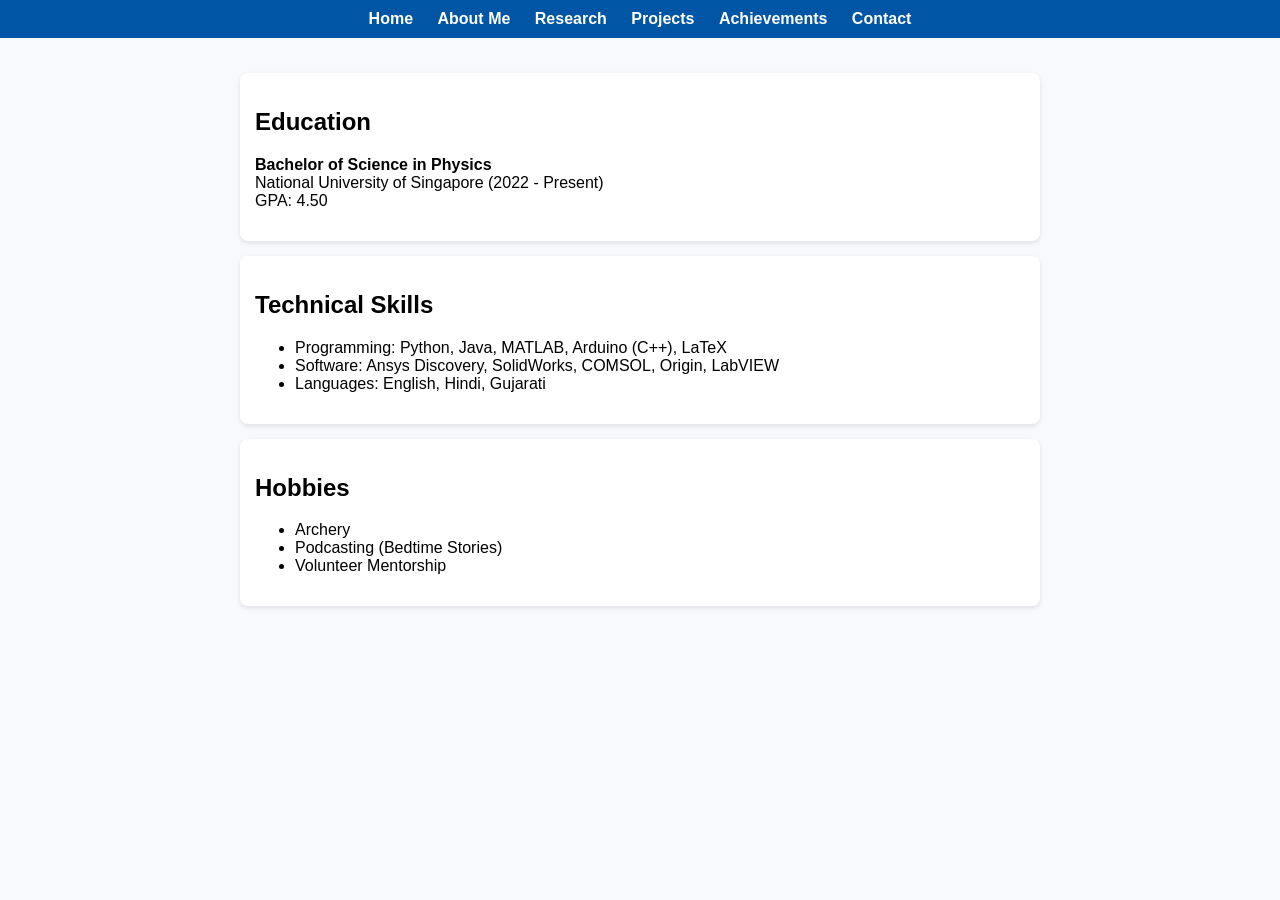
<file: about.html.html>
<!DOCTYPE html>
<html lang="en">
<head>
  <meta charset="UTF-8">
  <title>About Me | Yugam Jinesh Vora</title>
  <link rel="stylesheet" href="style.css">
</head>
<body>
  <nav>
    <a href="index.html">Home</a>
    <a href="about.html">About Me</a>
    <a href="research.html">Research</a>
    <a href="projects.html">Projects</a>
    <a href="achievements.html">Achievements</a>
    <a href="contact.html">Contact</a>
  </nav>

  <main>
    <section>
      <h2>Education</h2>
      <p><strong>Bachelor of Science in Physics</strong><br>National University of Singapore (2022 - Present)<br>GPA: 4.50</p>
    </section>

    <section>
      <h2>Technical Skills</h2>
      <ul>
        <li>Programming: Python, Java, MATLAB, Arduino (C++), LaTeX</li>
        <li>Software: Ansys Discovery, SolidWorks, COMSOL, Origin, LabVIEW</li>
        <li>Languages: English, Hindi, Gujarati</li>
      </ul>
    </section>

    <section>
      <h2>Hobbies</h2>
      <ul>
        <li>Archery</li>
        <li>Podcasting (Bedtime Stories)</li>
        <li>Volunteer Mentorship</li>
      </ul>
    </section>
  </main>
</body>
</html>
</file>
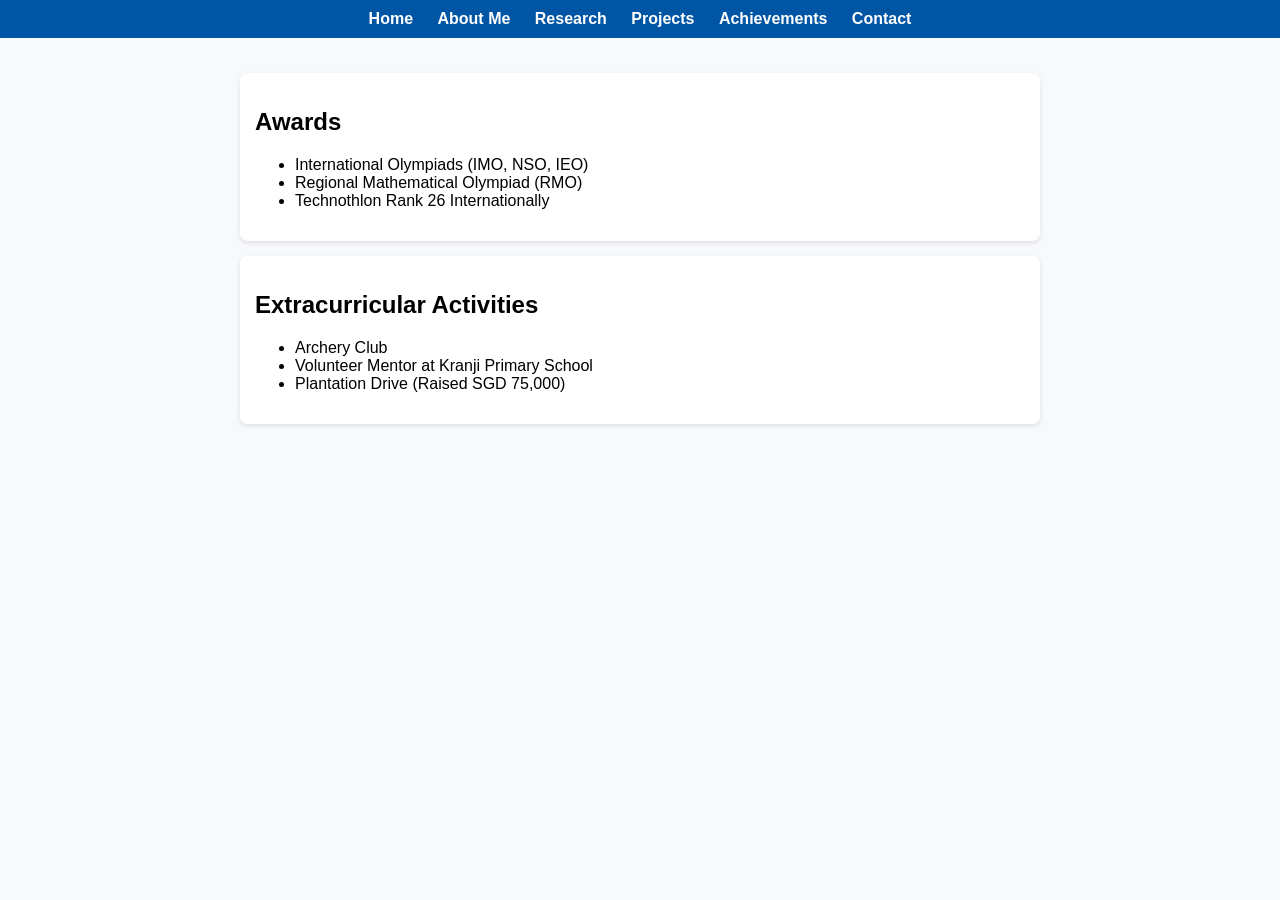
<file: achievements.html.html>
<!DOCTYPE html>
<html lang="en">
<head>
  <meta charset="UTF-8">
  <title>Achievements & Activities | Yugam Jinesh Vora</title>
  <link rel="stylesheet" href="style.css">
</head>
<body>
  <nav>
    <a href="index.html">Home</a>
    <a href="about.html">About Me</a>
    <a href="research.html">Research</a>
    <a href="projects.html">Projects</a>
    <a href="achievements.html">Achievements</a>
    <a href="contact.html">Contact</a>
  </nav>

  <main>
    <section>
      <h2>Awards</h2>
      <ul>
        <li>International Olympiads (IMO, NSO, IEO)</li>
        <li>Regional Mathematical Olympiad (RMO)</li>
        <li>Technothlon Rank 26 Internationally</li>
      </ul>
    </section>

    <section>
      <h2>Extracurricular Activities</h2>
      <ul>
        <li>Archery Club</li>
        <li>Volunteer Mentor at Kranji Primary School</li>
        <li>Plantation Drive (Raised SGD 75,000)</li>
      </ul>
    </section>
  </main>
</body>
</html>
</file>
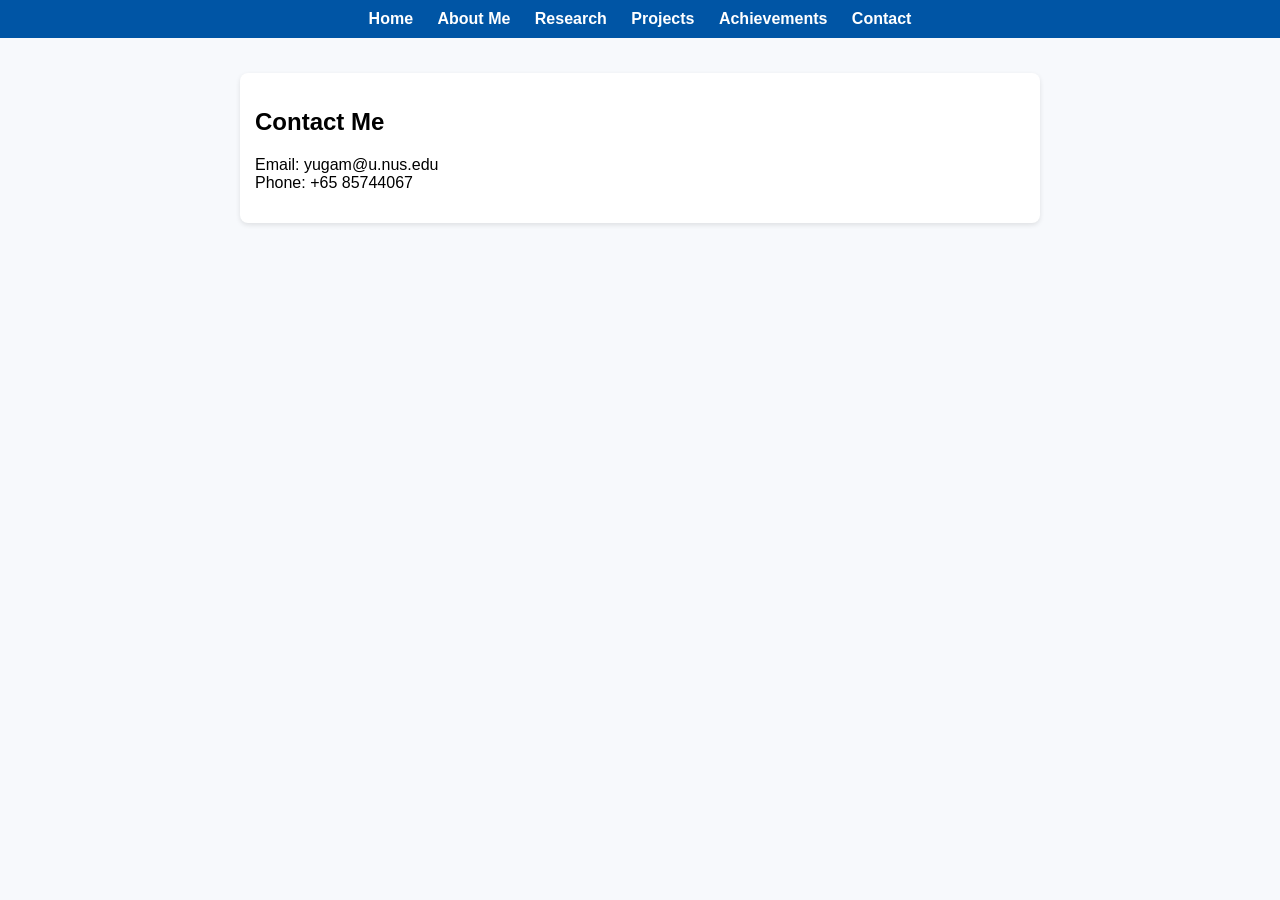
<file: contact.html.html>
<!DOCTYPE html>
<html lang="en">
<head>
  <meta charset="UTF-8">
  <title>Contact | Yugam Jinesh Vora</title>
  <link rel="stylesheet" href="style.css">
</head>
<body>
  <nav>
    <a href="index.html">Home</a>
    <a href="about.html">About Me</a>
    <a href="research.html">Research</a>
    <a href="projects.html">Projects</a>
    <a href="achievements.html">Achievements</a>
    <a href="contact.html">Contact</a>
  </nav>

  <main>
    <section>
      <h2>Contact Me</h2>
      <p>Email: yugam@u.nus.edu<br>Phone: +65 85744067</p>
    </section>
  </main>
</body>
</html>
</file>
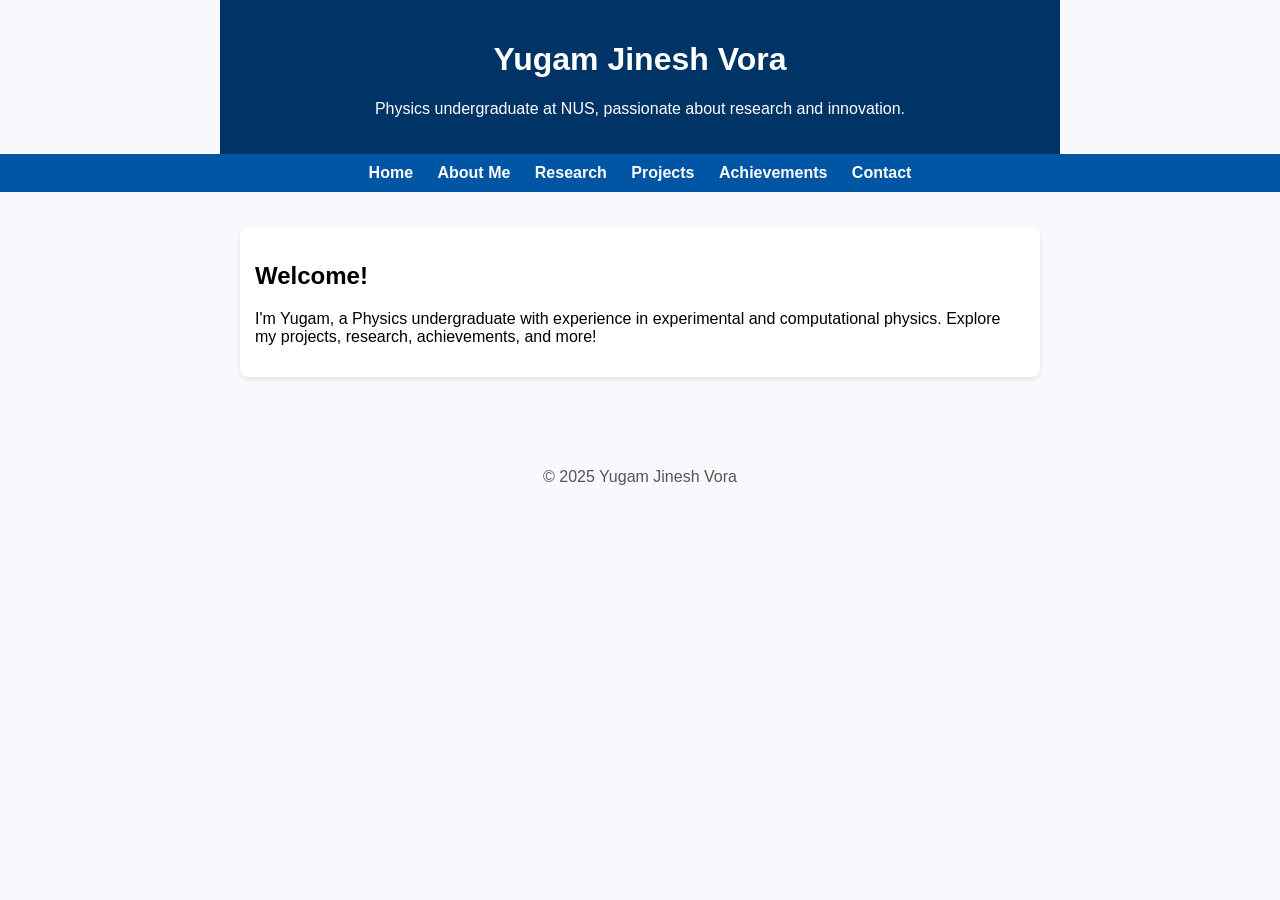
<file: index.html.html>
<!DOCTYPE html>
<html lang="en">
<head>
  <meta charset="UTF-8">
  <title>Yugam Jinesh Vora | Personal Website</title>
  <link rel="stylesheet" href="style.css">
</head>
<body>
  <header>
    <h1>Yugam Jinesh Vora</h1>
    <p>Physics undergraduate at NUS, passionate about research and innovation.</p>
  </header>

  <nav>
    <a href="index.html">Home</a>
    <a href="about.html">About Me</a>
    <a href="research.html">Research</a>
    <a href="projects.html">Projects</a>
    <a href="achievements.html">Achievements</a>
    <a href="contact.html">Contact</a>
  </nav>

  <main>
    <section>
      <h2>Welcome!</h2>
      <p>I'm Yugam, a Physics undergraduate with experience in experimental and computational physics. Explore my projects, research, achievements, and more!</p>
    </section>
  </main>

  <footer>
    <p>© 2025 Yugam Jinesh Vora</p>
  </footer>
</body>
</html>
</file>
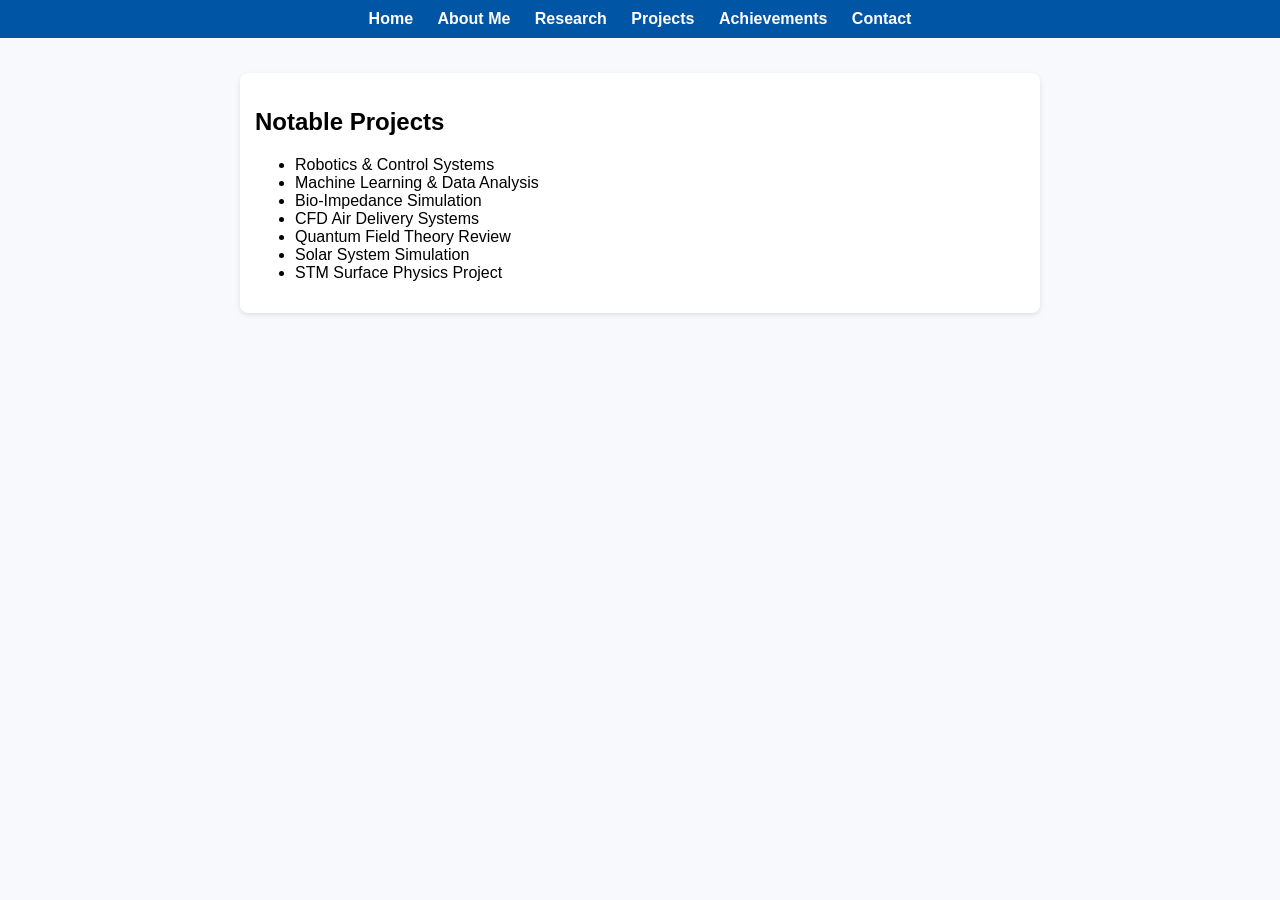
<file: projects.html.html>
<!DOCTYPE html>
<html lang="en">
<head>
  <meta charset="UTF-8">
  <title>Projects | Yugam Jinesh Vora</title>
  <link rel="stylesheet" href="style.css">
</head>
<body>
  <nav>
    <a href="index.html">Home</a>
    <a href="about.html">About Me</a>
    <a href="research.html">Research</a>
    <a href="projects.html">Projects</a>
    <a href="achievements.html">Achievements</a>
    <a href="contact.html">Contact</a>
  </nav>

  <main>
    <section>
      <h2>Notable Projects</h2>
      <ul>
        <li>Robotics & Control Systems</li>
        <li>Machine Learning & Data Analysis</li>
        <li>Bio-Impedance Simulation</li>
        <li>CFD Air Delivery Systems</li>
        <li>Quantum Field Theory Review</li>
        <li>Solar System Simulation</li>
        <li>STM Surface Physics Project</li>
      </ul>
    </section>
  </main>
</body>
</html>
</file>
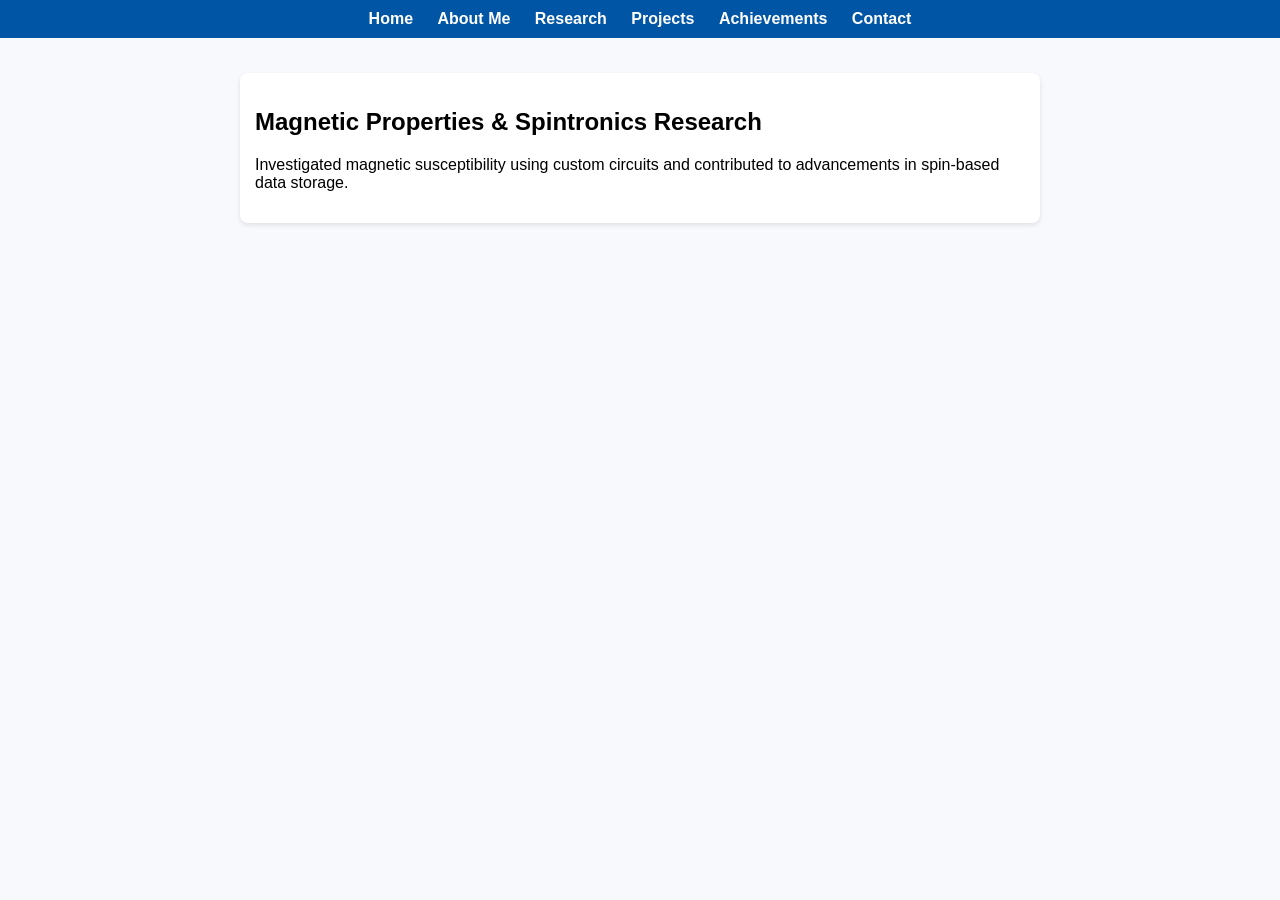
<file: research.html.html>
<!DOCTYPE html>
<html lang="en">
<head>
  <meta charset="UTF-8">
  <title>Research | Yugam Jinesh Vora</title>
  <link rel="stylesheet" href="style.css">
</head>
<body>
  <nav>
    <a href="index.html">Home</a>
    <a href="about.html">About Me</a>
    <a href="research.html">Research</a>
    <a href="projects.html">Projects</a>
    <a href="achievements.html">Achievements</a>
    <a href="contact.html">Contact</a>
  </nav>

  <main>
    <section>
      <h2>Magnetic Properties & Spintronics Research</h2>
      <p>Investigated magnetic susceptibility using custom circuits and contributed to advancements in spin-based data storage.</p>
    </section>
  </main>
</body>
</html>
</file>
<file: style.css>
body {
  font-family: Arial, sans-serif;
  background-color: #f7f9fc;
  margin: 0;
  padding: 0;
}

header, main, footer {
  max-width: 800px;
  margin: auto;
  padding: 20px;
}

header {
  background-color: #003366;
  color: white;
  text-align: center;
}

nav {
  background-color: #0055a5;
  text-align: center;
  padding: 10px;
}

nav a {
  color: white;
  margin: 0 10px;
  text-decoration: none;
  font-weight: bold;
}

nav a:hover {
  text-decoration: underline;
}

section {
  background-color: white;
  padding: 15px;
  margin: 15px 0;
  border-radius: 8px;
  box-shadow: 0 2px 5px rgba(0,0,0,0.1);
}

footer {
  text-align: center;
  color: #555;
  margin-top: 20px;
  padding-bottom: 30px;
}
</file>
